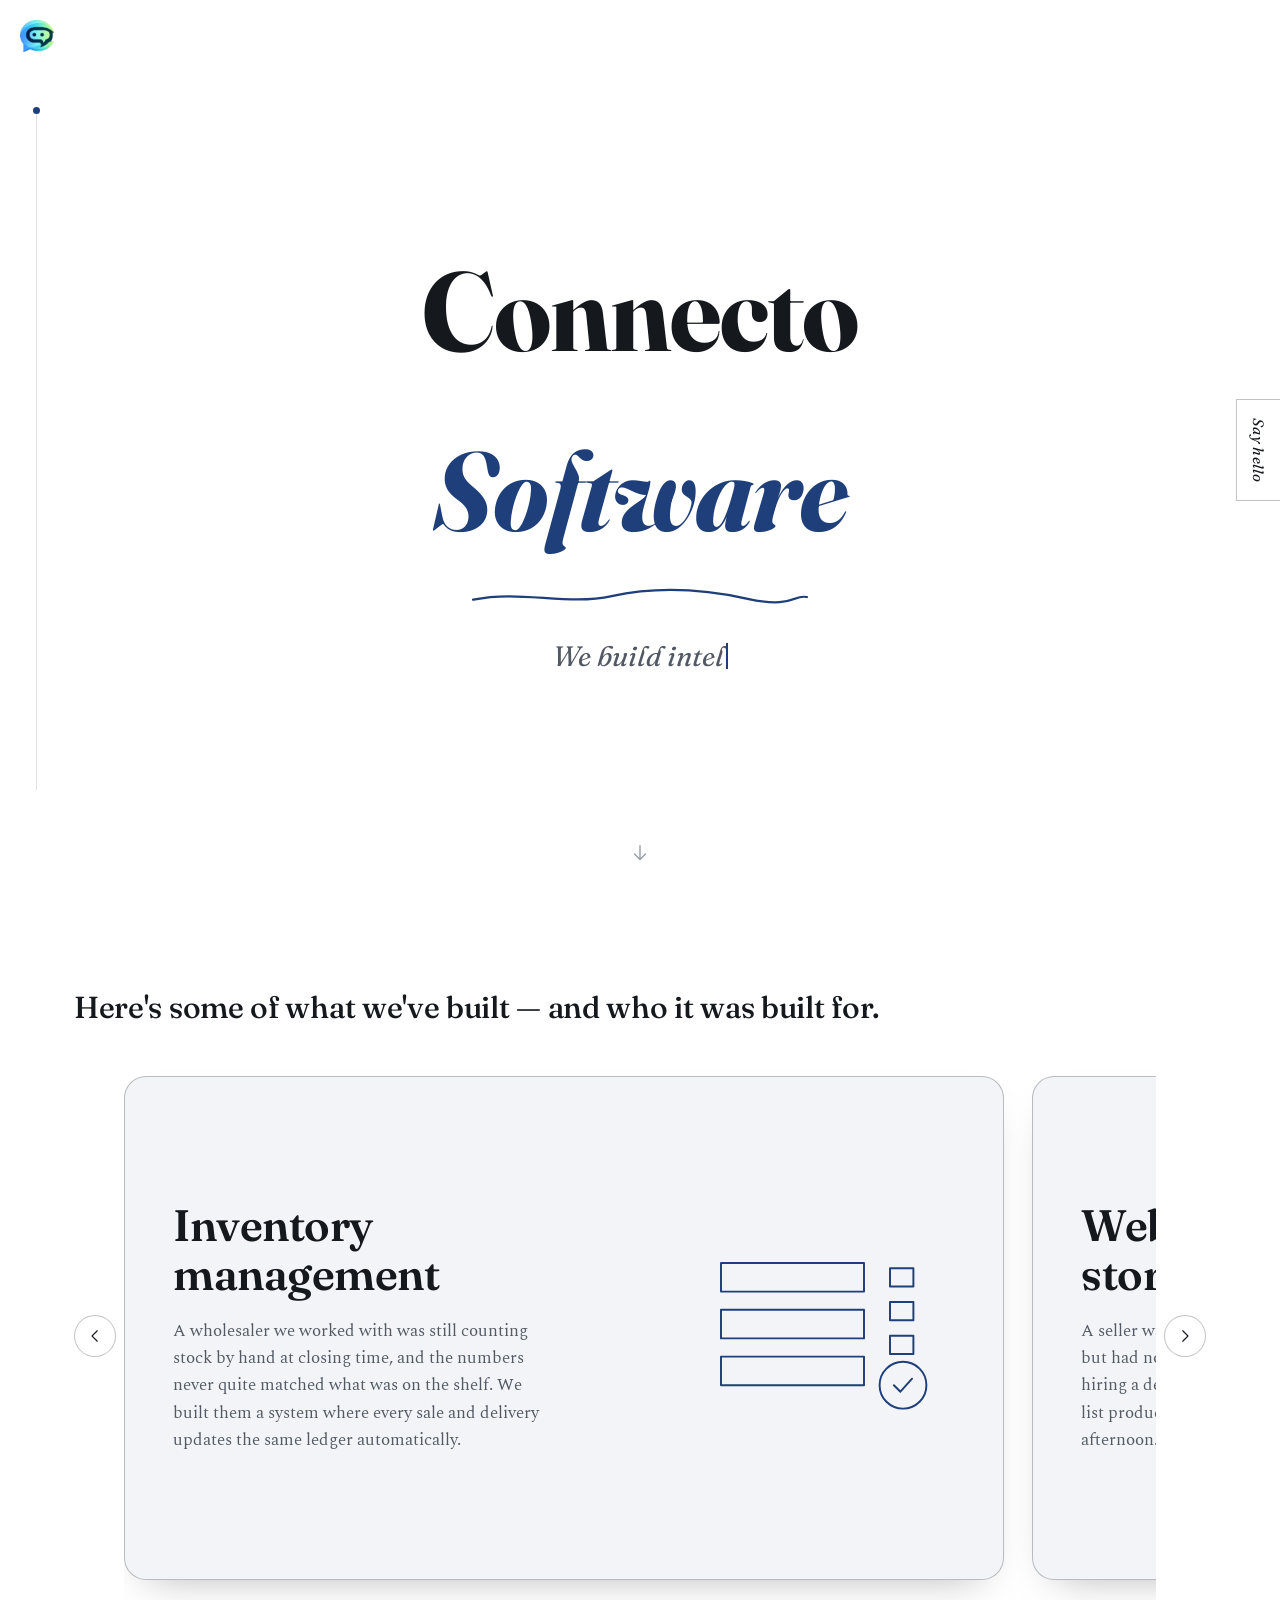
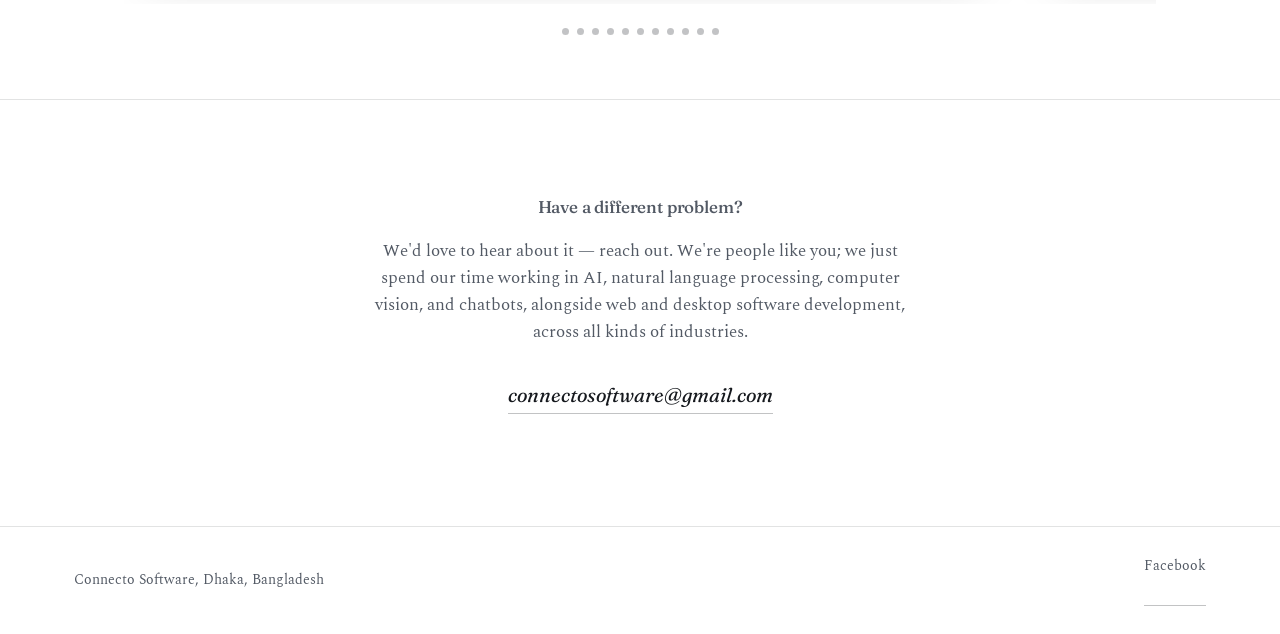
<file: index.html>
<!DOCTYPE html>
<html lang="en">
<head>
  <meta charset="UTF-8" />
  <meta name="viewport" content="width=device-width, initial-scale=1.0" />
  <meta name="facebook-domain-verification" content="bzqfxla4ilsv3ykma6z8boitfr4b7n" />

  <!-- Primary SEO -->
  <title>Connecto Software — Practical Software for Everyday Business Problems</title>
  <meta name="description" content="Connecto Software is a Dhaka-based studio building inventory, attendance, healthcare, property, and retail software for small and growing businesses — plus storefronts and AI chatbots." />
  <meta name="keywords" content="Connecto Software, Bangladesh software company, inventory management system, school management system, face recognition attendance, retail customer tracking, pharmacy inventory software, clinic follow-up software, property management software, grocery demand forecasting, HR attendance payroll software, AI chatbot, ecommerce storefront, Biponon" />
  <meta name="author" content="Connecto Software" />
  <meta name="robots" content="index, follow, max-image-preview:large" />
  <link rel="canonical" href="https://www.connectosoftware.com/" />

  <!-- Open Graph -->
  <meta property="og:type" content="website" />
  <meta property="og:site_name" content="Connecto Software" />
  <meta property="og:title" content="Connecto Software — Practical Software for Everyday Business Problems" />
  <meta property="og:description" content="A Dhaka-based studio building inventory, attendance, healthcare, property, and retail software for small and growing businesses." />
  <meta property="og:url" content="https://www.connectosoftware.com/" />
  <meta property="og:image" content="https://www.connectosoftware.com/assets/logo.png" />
  <meta property="og:locale" content="en_US" />

  <!-- Twitter -->
  <meta name="twitter:card" content="summary_large_image" />
  <meta name="twitter:title" content="Connecto Software — Practical Software for Everyday Business Problems" />
  <meta name="twitter:description" content="Inventory, attendance, healthcare, property, and retail software, built one problem at a time." />
  <meta name="twitter:image" content="https://www.connectosoftware.com/assets/logo.png" />

  <!-- Theme -->
  <meta name="theme-color" content="#ffffff" media="(prefers-color-scheme: light)" />
  <meta name="theme-color" content="#0b1322" media="(prefers-color-scheme: dark)" />

  <!-- Icons -->
  <link rel="icon" type="image/png" sizes="32x32" href="assets/favicon-32x32.png" />
  <link rel="icon" type="image/png" sizes="16x16" href="assets/favicon-16x16.png" />
  <link rel="apple-touch-icon" href="assets/logo_transparent.png" />

  <!-- Fonts -->
  <link rel="preconnect" href="https://fonts.googleapis.com" />
  <link rel="preconnect" href="https://fonts.gstatic.com" crossorigin />
  <link href="https://fonts.googleapis.com/css2?family=Fraunces:ital,opsz,wght@0,9..144,300..700;1,9..144,300..700&family=Spectral:ital,wght@0,400;0,500;0,600;1,400&display=swap" rel="stylesheet" />
  <link rel="stylesheet" href="styles.css" />

  <!-- Structured Data: Organization -->
  <script type="application/ld+json">
  {
    "@context": "https://schema.org",
    "@type": "Organization",
    "name": "Connecto Software",
    "url": "https://www.connectosoftware.com/",
    "logo": "https://www.connectosoftware.com/assets/logo.png",
    "email": "connectosoftware@gmail.com",
    "foundingDate": "2025",
    "description": "Connecto Software is a studio founded in 2025 that builds practical software for small and growing businesses — inventory, attendance, healthcare, property, retail, and storefront systems, plus AI chatbots.",
    "sameAs": ["https://www.facebook.com/ConnectoSoftware"],
    "contactPoint": {
      "@type": "ContactPoint",
      "email": "connectosoftware@gmail.com",
      "contactType": "customer support"
    }
  }
  </script>

  <!-- Structured Data: Services -->
  <script type="application/ld+json">
  {
    "@context": "https://schema.org",
    "@type": "ItemList",
    "itemListElement": [
      { "@type": "Service", "position": 1, "name": "Inventory Management", "description": "Real-time stock tracking across sales, deliveries, and transfers for shops and small wholesalers.", "provider": { "@type": "Organization", "name": "Connecto Software" } },
      { "@type": "Service", "position": 2, "name": "Websites and Storefronts", "description": "Ecommerce storefronts for businesses that sell outside a physical counter, including our own platform, Biponon.", "provider": { "@type": "Organization", "name": "Connecto Software" } },
      { "@type": "Service", "position": 3, "name": "AI Chatbots", "description": "AI chatbots for Messenger and WhatsApp that answer questions, take orders, and escalate to a person when needed.", "provider": { "@type": "Organization", "name": "Connecto Software" } },
      { "@type": "Service", "position": 4, "name": "Retail Customer Tracking", "description": "Footfall, dwell time, and repeat-visit tracking for physical retail stores.", "provider": { "@type": "Organization", "name": "Connecto Software" } },
      { "@type": "Service", "position": 5, "name": "School Management System", "description": "Attendance, results, fees, and parent communication for school administration.", "provider": { "@type": "Organization", "name": "Connecto Software" } },
      { "@type": "Service", "position": 6, "name": "Digital Attendance via Face Recognition", "description": "Camera-based staff attendance that feeds directly into payroll.", "provider": { "@type": "Organization", "name": "Connecto Software" } },
      { "@type": "Service", "position": 7, "name": "HR, Attendance & Payroll for Field and Shift Staff", "description": "Attendance and payroll software for SMEs with field or shift-based workforces.", "provider": { "@type": "Organization", "name": "Connecto Software" } },
      { "@type": "Service", "position": 8, "name": "Pharmacy Inventory & Expiry Tracking", "description": "Batch-level expiry tracking and alerts for pharmacies.", "provider": { "@type": "Organization", "name": "Connecto Software" } },
      { "@type": "Service", "position": 9, "name": "Small Clinic Follow-Up", "description": "Patient follow-up tracking for small clinics.", "provider": { "@type": "Organization", "name": "Connecto Software" } },
      { "@type": "Service", "position": 10, "name": "Property Management", "description": "Remote property management with multi-party coordination, document, and payment tracking.", "provider": { "@type": "Organization", "name": "Connecto Software" } },
      { "@type": "Service", "position": 11, "name": "Small Grocery Supply & Forecasting", "description": "Supplier-delivery tracking and demand forecasting for small grocers.", "provider": { "@type": "Organization", "name": "Connecto Software" } }
    ]
  }
  </script>
</head>
<body>

  <a class="corner-mark" href="#top" aria-label="Back to top">
    <img src="assets/logo_transparent.png" alt="Connecto Software" width="34" height="32" />
  </a>
  <a class="side-tab" href="#contact">Say hello</a>
  <div class="thread" aria-hidden="true"><span class="thread-marker"></span></div>

  <main id="top">

    <section class="hero" id="hero">
      <div class="hero-inner">
        <p class="hero-name">
          <span class="hero-name-text">Connecto <em>Software</em></span>
          <svg class="hero-mark" viewBox="0 0 300 20" preserveAspectRatio="none" aria-hidden="true">
            <path d="M3 13 C 45 2, 85 20, 125 9 S 205 1, 245 12 S 285 7, 297 10" />
          </svg>
        </p>
        <p class="hero-tag" aria-label="We build intelligent softwares for your business">
          <span id="heroTagType" aria-hidden="true">We build intelligent softwares for your business</span><span class="type-caret" aria-hidden="true"></span>
        </p>
      </div>
      <div class="hero-scroll-cue" aria-hidden="true">
        <svg viewBox="0 0 24 24" fill="none" stroke="currentColor" stroke-width="1.5" stroke-linecap="round" stroke-linejoin="round"><path d="M12 4v15M6 13l6 6 6-6" /></svg>
      </div>
    </section>

    <section class="work" id="work">
      <div class="work-intro">
        <p class="section-lede reveal">Here's some of what we've built — and who it was built for.</p>
      </div>

      <div class="carousel" role="region" aria-roledescription="carousel" aria-label="Products we've built">
        <button class="carousel-arrow prev" type="button" aria-label="Previous">
          <svg viewBox="0 0 24 24" fill="none" stroke="currentColor" stroke-width="1.5" stroke-linecap="round" stroke-linejoin="round"><path d="M15 5l-7 7 7 7" /></svg>
        </button>

        <div class="carousel-track" id="carouselTrack">

          <article class="slide" id="inventory">
            <div class="slide-text">
              <h3 class="slide-title">Inventory management</h3>
              <p class="slide-copy">A wholesaler we worked with was still counting stock by hand at closing time, and the numbers never quite matched what was on the shelf. We built them a system where every sale and delivery updates the same ledger automatically.</p>
            </div>
            <svg class="slide-art" viewBox="0 0 200 160" fill="none" stroke="currentColor" stroke-width="1.5" stroke-linecap="round" stroke-linejoin="round" aria-hidden="true">
              <rect x="20" y="30" width="110" height="22" /><rect x="20" y="66" width="110" height="22" /><rect x="20" y="102" width="110" height="22" />
              <rect x="150" y="34" width="18" height="14" /><rect x="150" y="60" width="18" height="14" /><rect x="150" y="86" width="18" height="14" />
              <circle cx="160" cy="124" r="18" /><path d="M153 124l5 5 9-10" />
            </svg>
          </article>

          <article class="slide" id="website">
            <div class="slide-text">
              <h3 class="slide-title">Websites and storefronts</h3>
              <p class="slide-copy">A seller wanted to take orders beyond Messenger but had no way to put a catalogue online without hiring a developer. We built Biponon so they could list products and have a working store the same afternoon.</p>
            </div>
            <svg class="slide-art" viewBox="0 0 200 160" fill="none" stroke="currentColor" stroke-width="1.5" stroke-linecap="round" stroke-linejoin="round" aria-hidden="true">
              <rect x="20" y="20" width="160" height="120" rx="4" /><line x1="20" y1="42" x2="180" y2="42" />
              <circle cx="34" cy="31" r="3" fill="currentColor" stroke="none" /><circle cx="46" cy="31" r="3" fill="currentColor" stroke="none" />
              <rect x="36" y="58" width="56" height="42" rx="2" /><rect x="108" y="58" width="56" height="42" rx="2" />
              <line x1="36" y1="112" x2="92" y2="112" /><line x1="108" y1="112" x2="164" y2="112" />
              <line x1="36" y1="122" x2="68" y2="122" /><line x1="108" y1="122" x2="140" y2="122" />
            </svg>
          </article>

          <article class="slide" id="chatbots">
            <div class="slide-text">
              <h3 class="slide-title">AI chatbots for Messenger and WhatsApp</h3>
              <p class="slide-copy">A business was getting messages on Facebook and WhatsApp all day, but didn't have enough people to reply to every one in time. We built a chatbot that answers instantly, takes the order, and only calls a person in when the conversation really needs one.</p>
            </div>
            <svg class="slide-art" viewBox="0 0 200 160" fill="none" stroke="currentColor" stroke-width="1.5" stroke-linecap="round" stroke-linejoin="round" aria-hidden="true">
              <path d="M20 30h110a10 10 0 0 1 10 10v50a10 10 0 0 1-10 10H90l-20 20v-20H30a10 10 0 0 1-10-10V40a10 10 0 0 1 10-10z" />
              <circle cx="48" cy="65" r="3" fill="currentColor" stroke="none" /><circle cx="70" cy="65" r="3" fill="currentColor" stroke="none" /><circle cx="92" cy="65" r="3" fill="currentColor" stroke="none" />
              <rect x="150" y="40" width="34" height="60" rx="6" /><line x1="160" y1="92" x2="174" y2="92" />
            </svg>
          </article>

          <article class="slide" id="retail">
            <div class="slide-text">
              <h3 class="slide-title">Customer tracking for retail stores</h3>
              <p class="slide-copy">A store owner could tell you what sold, but never who walked in and left without buying. We built a quiet system that tracks footfall and repeat visits, so a physical shop can finally see what an online store sees.</p>
            </div>
            <svg class="slide-art" viewBox="0 0 200 160" fill="none" stroke="currentColor" stroke-width="1.5" stroke-linecap="round" stroke-linejoin="round" aria-hidden="true">
              <path d="M20 90s24-40 60-40 60 40 60 40-24 40-60 40S20 90 20 90z" /><circle cx="80" cy="90" r="16" />
              <rect x="150" y="90" width="10" height="30" /><rect x="165" y="70" width="10" height="50" /><rect x="180" y="55" width="10" height="65" />
            </svg>
          </article>

          <article class="slide" id="school">
            <div class="slide-text">
              <h3 class="slide-title">School management</h3>
              <p class="slide-copy">A school office was running attendance, fees, and parent calls out of three different registers. We built them one system that replaced all three with a single login.</p>
            </div>
            <svg class="slide-art" viewBox="0 0 200 160" fill="none" stroke="currentColor" stroke-width="1.5" stroke-linecap="round" stroke-linejoin="round" aria-hidden="true">
              <path d="M80 50c-15-10-35-10-50 0v70c15-10 35-10 50 0 15-10 35-10 50 0V50c-15-10-35-10-50 0z" /><line x1="80" y1="50" x2="80" y2="120" />
              <path d="M140 42l30-12 30 12-30 12z" /><path d="M150 48v16c0 4 9 8 20 8s20-4 20-8V48" />
            </svg>
          </article>

          <article class="slide" id="attendance">
            <div class="slide-text">
              <h3 class="slide-title">Digital attendance with face recognition</h3>
              <p class="slide-copy">A factory was losing twenty minutes every morning to a queue at the card reader. We built a camera that recognizes staff at the door and logs them straight into payroll.</p>
            </div>
            <svg class="slide-art" viewBox="0 0 200 160" fill="none" stroke="currentColor" stroke-width="1.5" stroke-linecap="round" stroke-linejoin="round" aria-hidden="true">
              <rect x="20" y="20" width="110" height="120" /><circle cx="75" cy="68" r="28" /><path d="M50 112c8-11 42-11 50 0" />
              <line x1="32" y1="40" x2="118" y2="40" stroke-dasharray="3 4" />
              <circle cx="165" cy="45" r="16" /><path d="M157 45l5 5 11-11" />
            </svg>
          </article>

          <article class="slide" id="hr">
            <div class="slide-text">
              <h3 class="slide-title">HR, attendance, and payroll for field and shift staff</h3>
              <p class="slide-copy">A business with delivery and warehouse staff had no clean way to calculate payroll without a stack of paper timesheets. We built attendance tracking that works from wherever the work actually happens.</p>
            </div>
            <svg class="slide-art" viewBox="0 0 200 160" fill="none" stroke="currentColor" stroke-width="1.5" stroke-linecap="round" stroke-linejoin="round" aria-hidden="true">
              <rect x="20" y="18" width="78" height="112" rx="6" /><circle cx="59" cy="58" r="16" /><line x1="38" y1="92" x2="80" y2="92" /><line x1="38" y1="104" x2="80" y2="104" />
              <circle cx="155" cy="48" r="24" /><line x1="155" y1="34" x2="155" y2="62" /><line x1="143" y1="48" x2="167" y2="48" />
              <circle cx="155" cy="112" r="20" /><line x1="155" y1="112" x2="155" y2="98" /><line x1="155" y1="112" x2="167" y2="118" />
            </svg>
          </article>

          <article class="slide" id="pharmacy">
            <div class="slide-text">
              <h3 class="slide-title">Pharmacy inventory and expiry tracking</h3>
              <p class="slide-copy">A pharmacist was manually checking expiry dates shelf by shelf, every week. We built batch-level tracking that flags anything nearing its expiry before it becomes a loss.</p>
            </div>
            <svg class="slide-art" viewBox="0 0 200 160" fill="none" stroke="currentColor" stroke-width="1.5" stroke-linecap="round" stroke-linejoin="round" aria-hidden="true">
              <rect x="20" y="55" width="100" height="38" rx="19" /><line x1="70" y1="55" x2="70" y2="93" />
              <circle cx="152" cy="30" r="4" fill="currentColor" stroke="none" /><circle cx="170" cy="42" r="4" fill="currentColor" stroke="none" /><circle cx="150" cy="54" r="4" fill="currentColor" stroke="none" />
              <rect x="134" y="90" width="56" height="42" rx="4" /><line x1="134" y1="106" x2="190" y2="106" /><line x1="150" y1="84" x2="150" y2="96" /><line x1="174" y1="84" x2="174" y2="96" />
            </svg>
          </article>

          <article class="slide" id="clinic">
            <div class="slide-text">
              <h3 class="slide-title">Clinic follow-up</h3>
              <p class="slide-copy">A small clinic kept losing track of which patients needed a follow-up call or a repeat prescription. We built them a simple list that doesn't depend on anyone remembering to check a paper file.</p>
            </div>
            <svg class="slide-art" viewBox="0 0 200 160" fill="none" stroke="currentColor" stroke-width="1.5" stroke-linecap="round" stroke-linejoin="round" aria-hidden="true">
              <circle cx="70" cy="75" r="48" /><line x1="70" y1="51" x2="70" y2="99" /><line x1="46" y1="75" x2="94" y2="75" />
              <rect x="140" y="30" width="42" height="68" rx="8" /><line x1="150" y1="86" x2="172" y2="86" />
              <circle cx="161" cy="124" r="16" /><path d="M153 124l6 6 10-11" />
            </svg>
          </article>

          <article class="slide" id="property">
            <div class="slide-text">
              <h3 class="slide-title">Property management</h3>
              <p class="slide-copy">An owner managing a building from another city had leases, payments, and repair requests scattered across calls and texts. We built one shared record for all of it.</p>
            </div>
            <svg class="slide-art" viewBox="0 0 200 160" fill="none" stroke="currentColor" stroke-width="1.5" stroke-linecap="round" stroke-linejoin="round" aria-hidden="true">
              <rect x="25" y="20" width="90" height="112" /><rect x="40" y="36" width="16" height="16" /><rect x="74" y="36" width="16" height="16" /><rect x="40" y="62" width="16" height="16" /><rect x="74" y="62" width="16" height="16" /><rect x="52" y="98" width="32" height="34" />
              <circle cx="155" cy="44" r="18" /><line x1="155" y1="62" x2="155" y2="96" /><line x1="155" y1="80" x2="166" y2="80" /><line x1="155" y1="90" x2="164" y2="90" />
              <rect x="134" y="104" width="56" height="30" rx="3" /><line x1="144" y1="114" x2="180" y2="114" /><line x1="144" y1="122" x2="168" y2="122" />
            </svg>
          </article>

          <article class="slide" id="grocery">
            <div class="slide-text">
              <h3 class="slide-title">Grocery supplier delivery and demand forecasting</h3>
              <p class="slide-copy">A grocer ordering from several suppliers on different schedules kept either running out of stock or over-ordering. We built forecasting that times the next order before the shelf goes bare.</p>
            </div>
            <svg class="slide-art" viewBox="0 0 200 160" fill="none" stroke="currentColor" stroke-width="1.5" stroke-linecap="round" stroke-linejoin="round" aria-hidden="true">
              <path d="M20 58h95l-10 58H30z" /><line x1="20" y1="58" x2="115" y2="58" /><path d="M35 58l8-22h24l8 22" />
              <rect x="128" y="70" width="46" height="32" rx="2" /><rect x="113" y="82" width="18" height="20" /><circle cx="124" cy="108" r="7" /><circle cx="162" cy="108" r="7" />
              <path d="M175 40v24m-8-8l8 8 8-8" />
            </svg>
          </article>

        </div>

        <button class="carousel-arrow next is-nudging" type="button" aria-label="Next">
          <svg viewBox="0 0 24 24" fill="none" stroke="currentColor" stroke-width="1.5" stroke-linecap="round" stroke-linejoin="round"><path d="M9 5l7 7-7 7" /></svg>
        </button>
      </div>

      <div class="carousel-dots" id="carouselDots" role="tablist" aria-label="Choose a product"></div>
    </section>

    <section class="contact" id="contact">
      <div class="contact-inner">
        <p class="section-lede reveal">Have a different problem?</p>
        <p class="reveal">We'd love to hear about it — reach out. We're people like you; we just spend our time working in AI, natural language processing, computer vision, and chatbots, alongside web and desktop software development, across all kinds of industries.</p>
        <a class="contact-email reveal" href="mailto:connectosoftware@gmail.com">connectosoftware@gmail.com</a>
      </div>
    </section>

  </main>

  <footer class="site-footer">
    <div class="footer-inner">
      <p>Connecto Software, Dhaka, Bangladesh</p>
      <a href="https://www.facebook.com/ConnectoSoftware" target="_blank" rel="noopener">Facebook</a>
    </div>
  </footer>

  <script src="script.js"></script>
</body>
</html>
</file>
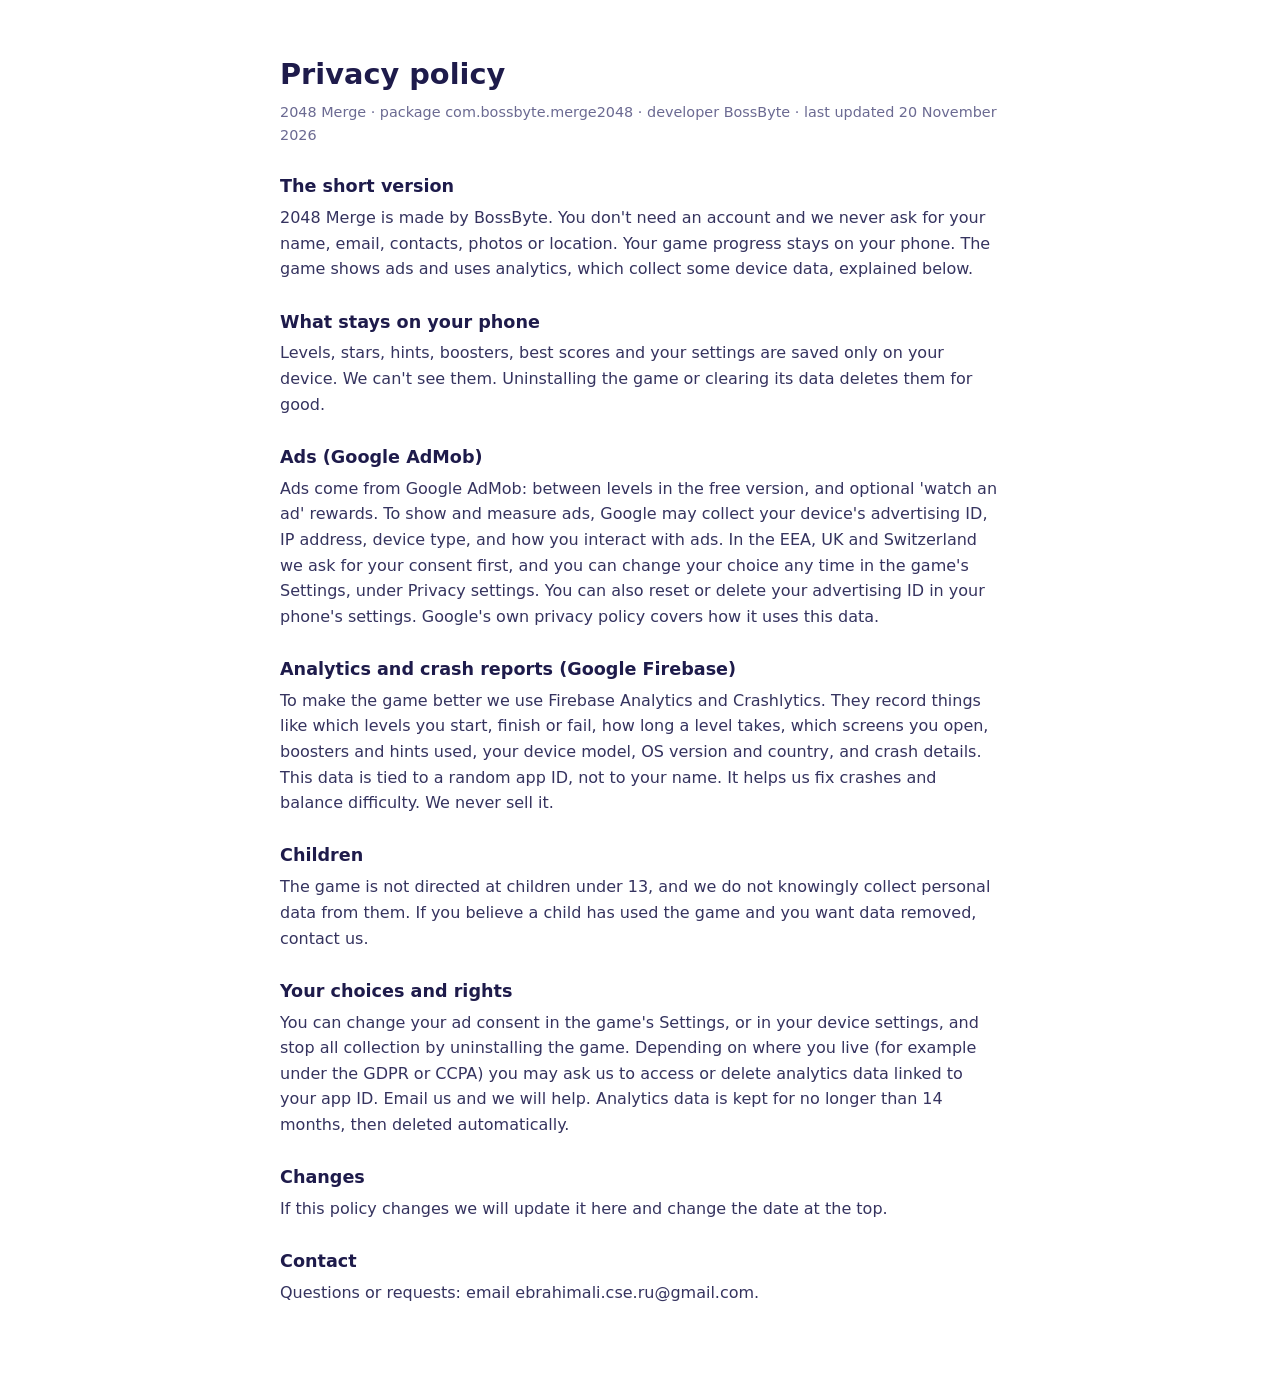
<file: privacy/2048-merge/index.html>
<!doctype html>
<html lang="en">
<head>
<meta charset="utf-8">
<meta name="viewport" content="width=device-width, initial-scale=1">
<title>Privacy policy - 2048 Merge</title>
<meta name="robots" content="index,follow">
<style>
body { font-family: -apple-system, system-ui, Segoe UI, Roboto, sans-serif; line-height: 1.6; color: #1e1b4b; background: #fff; margin: 0; }
main { max-width: 720px; margin: 0 auto; padding: 32px 20px 64px; }
h1 { font-size: 1.8rem; margin-bottom: .2rem; }
h2 { font-size: 1.1rem; margin: 1.6rem 0 .3rem; }
p { margin: .2rem 0 .6rem; color: #35335f; }
.meta { color: #6b6a92; font-size: .9rem; }
</style>
</head>
<body>
<main>
<h1>Privacy policy</h1>
<p class="meta">2048 Merge &middot; package com.bossbyte.merge2048 &middot; developer BossByte &middot; last updated 20 November 2026</p>
<h2>The short version</h2>
<p>2048 Merge is made by BossByte. You don&#x27;t need an account and we never ask for your name, email, contacts, photos or location. Your game progress stays on your phone. The game shows ads and uses analytics, which collect some device data, explained below.</p>
<h2>What stays on your phone</h2>
<p>Levels, stars, hints, boosters, best scores and your settings are saved only on your device. We can&#x27;t see them. Uninstalling the game or clearing its data deletes them for good.</p>
<h2>Ads (Google AdMob)</h2>
<p>Ads come from Google AdMob: between levels in the free version, and optional &#x27;watch an ad&#x27; rewards. To show and measure ads, Google may collect your device&#x27;s advertising ID, IP address, device type, and how you interact with ads. In the EEA, UK and Switzerland we ask for your consent first, and you can change your choice any time in the game&#x27;s Settings, under Privacy settings. You can also reset or delete your advertising ID in your phone&#x27;s settings. Google&#x27;s own privacy policy covers how it uses this data.</p>
<h2>Analytics and crash reports (Google Firebase)</h2>
<p>To make the game better we use Firebase Analytics and Crashlytics. They record things like which levels you start, finish or fail, how long a level takes, which screens you open, boosters and hints used, your device model, OS version and country, and crash details. This data is tied to a random app ID, not to your name. It helps us fix crashes and balance difficulty. We never sell it.</p>
<h2>Children</h2>
<p>The game is not directed at children under 13, and we do not knowingly collect personal data from them. If you believe a child has used the game and you want data removed, contact us.</p>
<h2>Your choices and rights</h2>
<p>You can change your ad consent in the game&#x27;s Settings, or in your device settings, and stop all collection by uninstalling the game. Depending on where you live (for example under the GDPR or CCPA) you may ask us to access or delete analytics data linked to your app ID. Email us and we will help. Analytics data is kept for no longer than 14 months, then deleted automatically.</p>
<h2>Changes</h2>
<p>If this policy changes we will update it here and change the date at the top.</p>
<h2>Contact</h2>
<p>Questions or requests: email ebrahimali.cse.ru@gmail.com.</p>
</main>
</body>
</html>
</file>
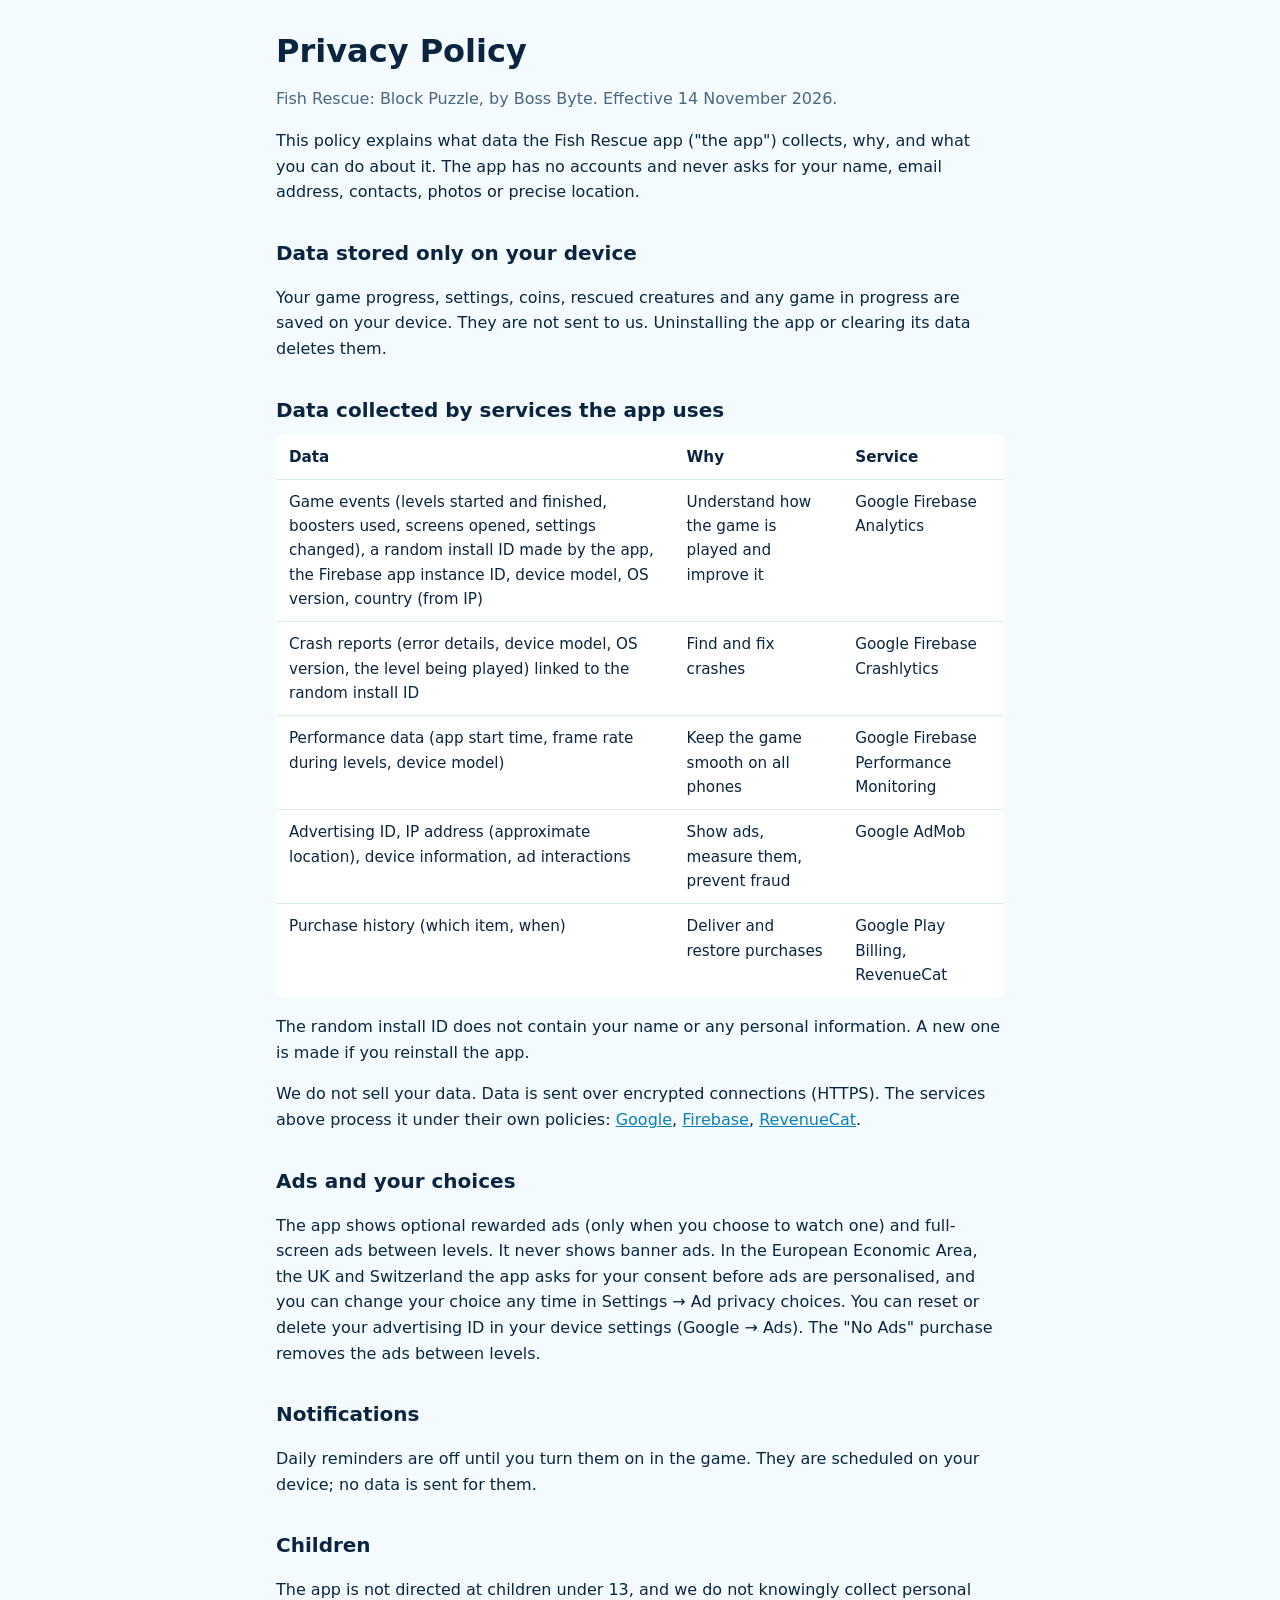
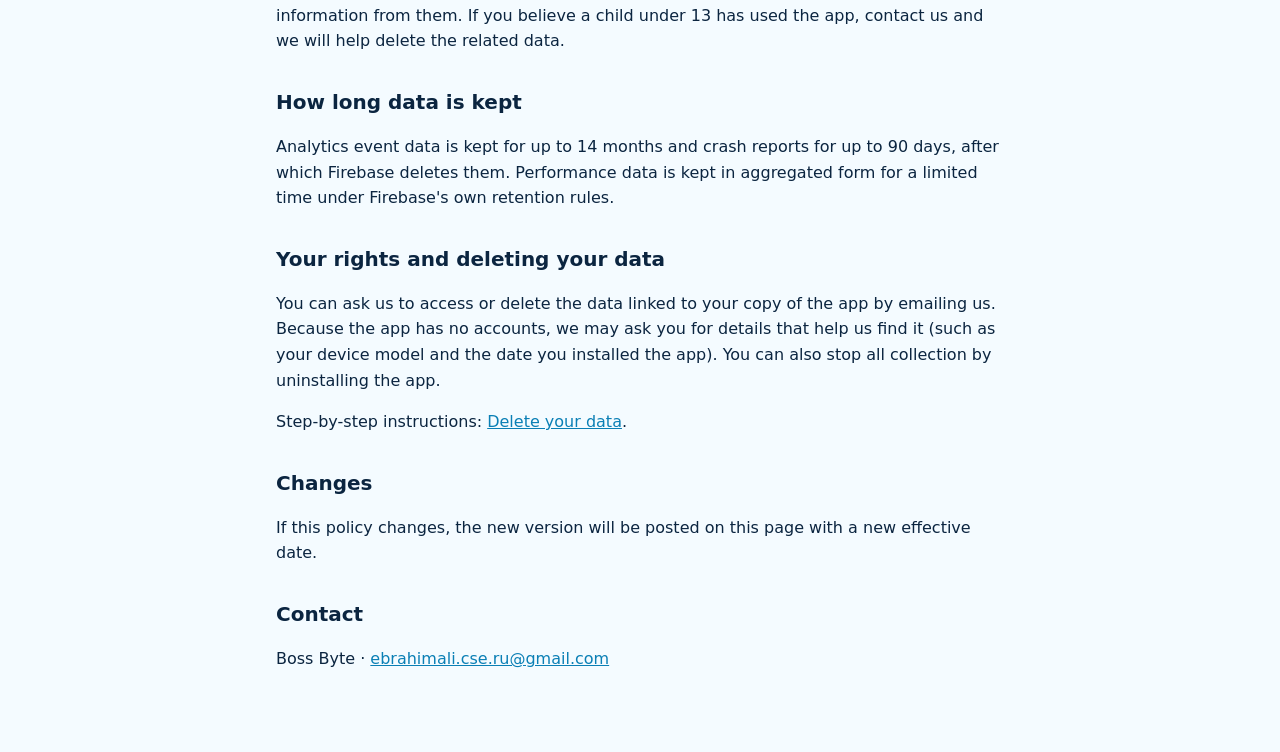
<file: privacy/fish-rescue/index.html>
<!doctype html>
<html lang="en">
<head>
<meta charset="utf-8">
<meta name="viewport" content="width=device-width, initial-scale=1">
<title>Fish Rescue Privacy</title>
<link rel="stylesheet" href="style.css">
</head>
<body>
<main>
  <h1>Privacy Policy</h1>
  <p class="muted">Fish Rescue: Block Puzzle, by Boss Byte. Effective 14 November 2026.</p>

  <p>This policy explains what data the Fish Rescue app ("the app") collects, why, and what you can do about it.
    The app has no accounts and never asks for your name, email address, contacts, photos or precise location.</p>

  <h2>Data stored only on your device</h2>
  <p>Your game progress, settings, coins, rescued creatures and any game in progress are saved on your device.
    They are not sent to us. Uninstalling the app or clearing its data deletes them.</p>

  <h2>Data collected by services the app uses</h2>
  <div class="table-wrap">
  <table>
    <tr><th>Data</th><th>Why</th><th>Service</th></tr>
    <tr><td>Game events (levels started and finished, boosters used, screens opened, settings changed), a random
      install ID made by the app, the Firebase app instance ID, device model, OS version, country (from IP)</td>
      <td>Understand how the game is played and improve it</td><td>Google Firebase Analytics</td></tr>
    <tr><td>Crash reports (error details, device model, OS version, the level being played) linked to the random
      install ID</td><td>Find and fix crashes</td><td>Google Firebase Crashlytics</td></tr>
    <tr><td>Performance data (app start time, frame rate during levels, device model)</td>
      <td>Keep the game smooth on all phones</td><td>Google Firebase Performance Monitoring</td></tr>
    <tr><td>Advertising ID, IP address (approximate location), device information, ad interactions</td>
      <td>Show ads, measure them, prevent fraud</td><td>Google AdMob</td></tr>
    <tr><td>Purchase history (which item, when)</td><td>Deliver and restore purchases</td>
      <td>Google Play Billing, RevenueCat</td></tr>
  </table>
  </div>
  <p>The random install ID does not contain your name or any personal information. A new one is made if you
    reinstall the app.</p>
  <p>We do not sell your data. Data is sent over encrypted connections (HTTPS). The services above process it
    under their own policies:
    <a href="https://policies.google.com/privacy">Google</a>,
    <a href="https://firebase.google.com/support/privacy">Firebase</a>,
    <a href="https://www.revenuecat.com/privacy">RevenueCat</a>.</p>

  <h2>Ads and your choices</h2>
  <p>The app shows optional rewarded ads (only when you choose to watch one) and full-screen ads between levels.
    It never shows banner ads. In the European Economic Area, the UK and Switzerland the app asks for your consent
    before ads are personalised, and you can change your choice any time in Settings → Ad privacy choices.
    You can reset or delete your advertising ID in your device settings (Google → Ads).
    The "No Ads" purchase removes the ads between levels.</p>

  <h2>Notifications</h2>
  <p>Daily reminders are off until you turn them on in the game. They are scheduled on your device; no data is
    sent for them.</p>

  <h2>Children</h2>
  <p>The app is not directed at children under 13, and we do not knowingly collect personal information from
    them. If you believe a child under 13 has used the app, contact us and we will help delete the related data.</p>

  <h2>How long data is kept</h2>
  <p>Analytics event data is kept for up to 14 months and crash reports for up to 90 days, after which Firebase
    deletes them. Performance data is kept in aggregated form for a limited time under Firebase's own retention
    rules.</p>

  <h2>Your rights and deleting your data</h2>
  <p>You can ask us to access or delete the data linked to your copy of the app by emailing us. Because the app
    has no accounts, we may ask you for details that help us find it (such as your device model and the date you
    installed the app). You can also stop all collection by uninstalling the app.</p>
  <p>Step-by-step instructions: <a href="delete-data.html">Delete your data</a>.</p>

  <h2>Changes</h2>
  <p>If this policy changes, the new version will be posted on this page with a new effective date.</p>

  <h2>Contact</h2>
  <p>Boss Byte · <a href="mailto:ebrahimali.cse.ru@gmail.com">ebrahimali.cse.ru@gmail.com</a></p>
</main>
</body>
</html>
</file>
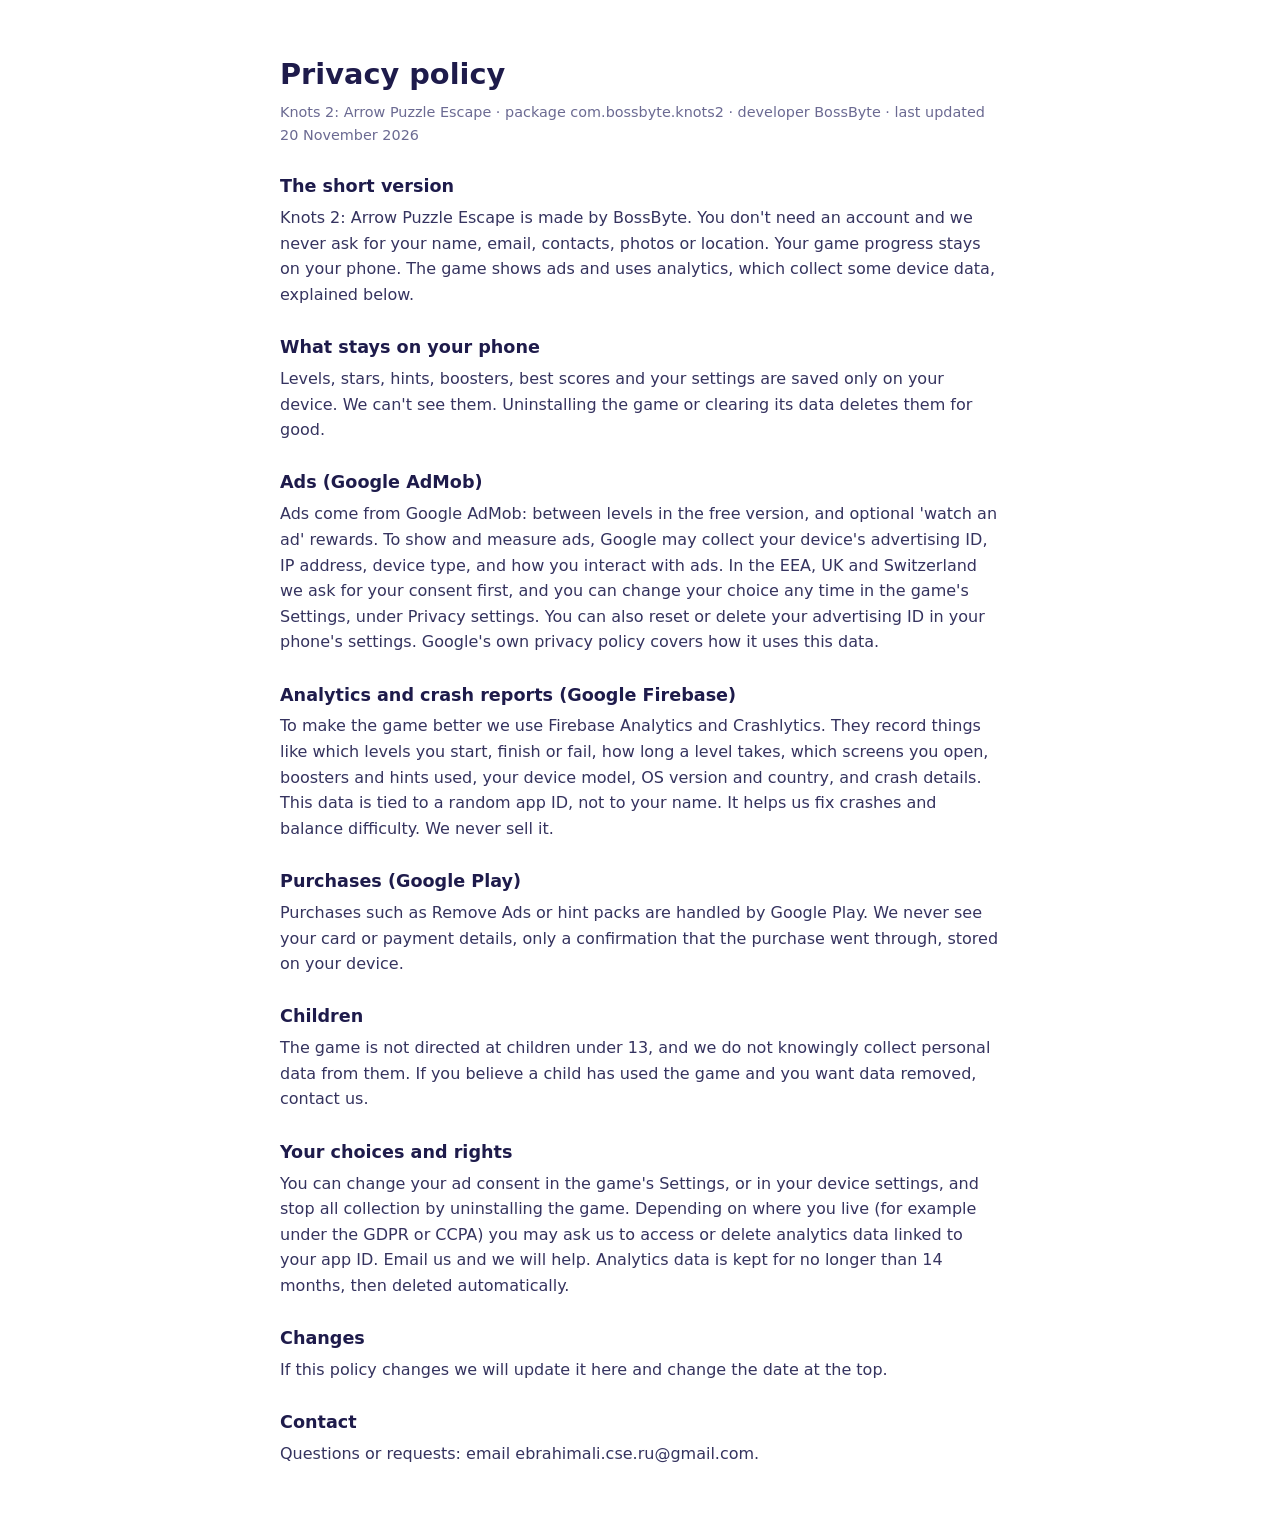
<file: privacy/knots-2/index.html>
<!doctype html>
<html lang="en">
<head>
<meta charset="utf-8">
<meta name="viewport" content="width=device-width, initial-scale=1">
<title>Privacy policy - Knots 2: Arrow Puzzle Escape</title>
<meta name="robots" content="index,follow">
<style>
body { font-family: -apple-system, system-ui, Segoe UI, Roboto, sans-serif; line-height: 1.6; color: #1e1b4b; background: #fff; margin: 0; }
main { max-width: 720px; margin: 0 auto; padding: 32px 20px 64px; }
h1 { font-size: 1.8rem; margin-bottom: .2rem; }
h2 { font-size: 1.1rem; margin: 1.6rem 0 .3rem; }
p { margin: .2rem 0 .6rem; color: #35335f; }
.meta { color: #6b6a92; font-size: .9rem; }
</style>
</head>
<body>
<main>
<h1>Privacy policy</h1>
<p class="meta">Knots 2: Arrow Puzzle Escape &middot; package com.bossbyte.knots2 &middot; developer BossByte &middot; last updated 20 November 2026</p>
<h2>The short version</h2>
<p>Knots 2: Arrow Puzzle Escape is made by BossByte. You don&#x27;t need an account and we never ask for your name, email, contacts, photos or location. Your game progress stays on your phone. The game shows ads and uses analytics, which collect some device data, explained below.</p>
<h2>What stays on your phone</h2>
<p>Levels, stars, hints, boosters, best scores and your settings are saved only on your device. We can&#x27;t see them. Uninstalling the game or clearing its data deletes them for good.</p>
<h2>Ads (Google AdMob)</h2>
<p>Ads come from Google AdMob: between levels in the free version, and optional &#x27;watch an ad&#x27; rewards. To show and measure ads, Google may collect your device&#x27;s advertising ID, IP address, device type, and how you interact with ads. In the EEA, UK and Switzerland we ask for your consent first, and you can change your choice any time in the game&#x27;s Settings, under Privacy settings. You can also reset or delete your advertising ID in your phone&#x27;s settings. Google&#x27;s own privacy policy covers how it uses this data.</p>
<h2>Analytics and crash reports (Google Firebase)</h2>
<p>To make the game better we use Firebase Analytics and Crashlytics. They record things like which levels you start, finish or fail, how long a level takes, which screens you open, boosters and hints used, your device model, OS version and country, and crash details. This data is tied to a random app ID, not to your name. It helps us fix crashes and balance difficulty. We never sell it.</p>
<h2>Purchases (Google Play)</h2>
<p>Purchases such as Remove Ads or hint packs are handled by Google Play. We never see your card or payment details, only a confirmation that the purchase went through, stored on your device.</p>
<h2>Children</h2>
<p>The game is not directed at children under 13, and we do not knowingly collect personal data from them. If you believe a child has used the game and you want data removed, contact us.</p>
<h2>Your choices and rights</h2>
<p>You can change your ad consent in the game&#x27;s Settings, or in your device settings, and stop all collection by uninstalling the game. Depending on where you live (for example under the GDPR or CCPA) you may ask us to access or delete analytics data linked to your app ID. Email us and we will help. Analytics data is kept for no longer than 14 months, then deleted automatically.</p>
<h2>Changes</h2>
<p>If this policy changes we will update it here and change the date at the top.</p>
<h2>Contact</h2>
<p>Questions or requests: email ebrahimali.cse.ru@gmail.com.</p>
</main>
</body>
</html>
</file>
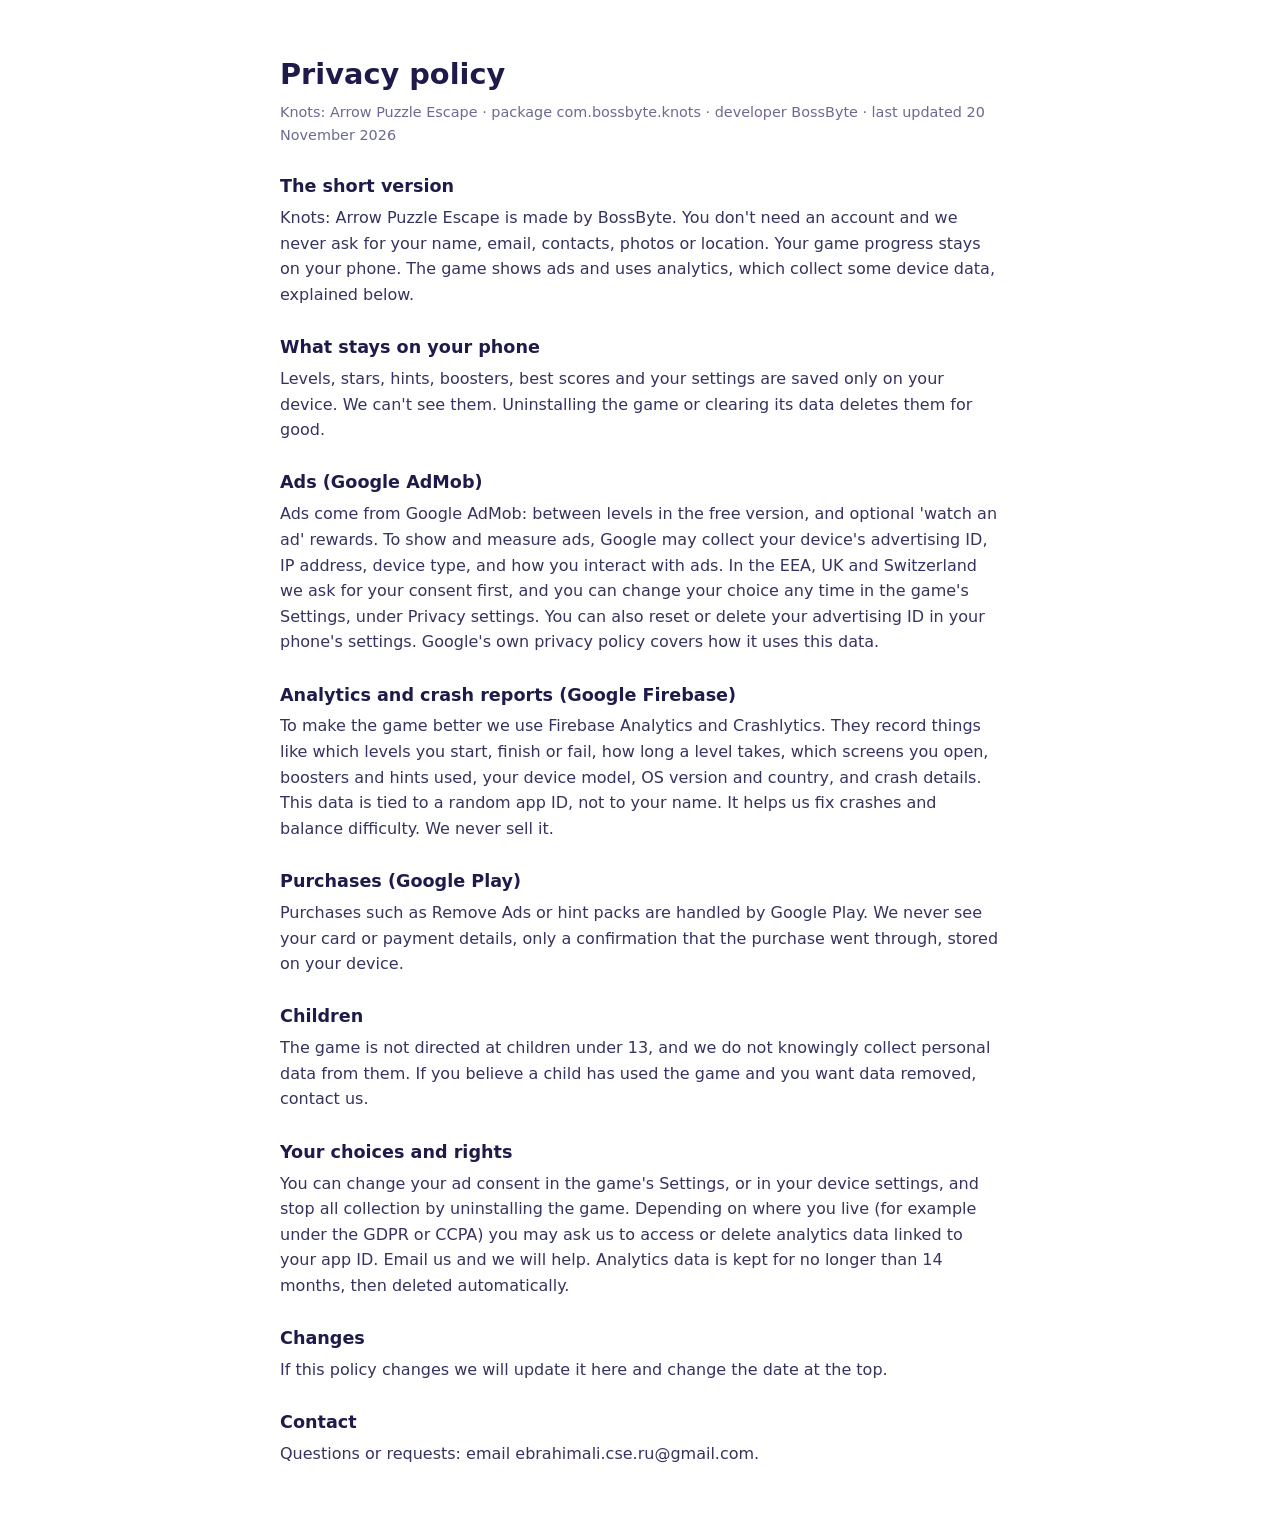
<file: privacy/knots/index.html>
<!doctype html>
<html lang="en">
<head>
<meta charset="utf-8">
<meta name="viewport" content="width=device-width, initial-scale=1">
<title>Privacy policy - Knots: Arrow Puzzle Escape</title>
<meta name="robots" content="index,follow">
<style>
body { font-family: -apple-system, system-ui, Segoe UI, Roboto, sans-serif; line-height: 1.6; color: #1e1b4b; background: #fff; margin: 0; }
main { max-width: 720px; margin: 0 auto; padding: 32px 20px 64px; }
h1 { font-size: 1.8rem; margin-bottom: .2rem; }
h2 { font-size: 1.1rem; margin: 1.6rem 0 .3rem; }
p { margin: .2rem 0 .6rem; color: #35335f; }
.meta { color: #6b6a92; font-size: .9rem; }
</style>
</head>
<body>
<main>
<h1>Privacy policy</h1>
<p class="meta">Knots: Arrow Puzzle Escape &middot; package com.bossbyte.knots &middot; developer BossByte &middot; last updated 20 November 2026</p>
<h2>The short version</h2>
<p>Knots: Arrow Puzzle Escape is made by BossByte. You don&#x27;t need an account and we never ask for your name, email, contacts, photos or location. Your game progress stays on your phone. The game shows ads and uses analytics, which collect some device data, explained below.</p>
<h2>What stays on your phone</h2>
<p>Levels, stars, hints, boosters, best scores and your settings are saved only on your device. We can&#x27;t see them. Uninstalling the game or clearing its data deletes them for good.</p>
<h2>Ads (Google AdMob)</h2>
<p>Ads come from Google AdMob: between levels in the free version, and optional &#x27;watch an ad&#x27; rewards. To show and measure ads, Google may collect your device&#x27;s advertising ID, IP address, device type, and how you interact with ads. In the EEA, UK and Switzerland we ask for your consent first, and you can change your choice any time in the game&#x27;s Settings, under Privacy settings. You can also reset or delete your advertising ID in your phone&#x27;s settings. Google&#x27;s own privacy policy covers how it uses this data.</p>
<h2>Analytics and crash reports (Google Firebase)</h2>
<p>To make the game better we use Firebase Analytics and Crashlytics. They record things like which levels you start, finish or fail, how long a level takes, which screens you open, boosters and hints used, your device model, OS version and country, and crash details. This data is tied to a random app ID, not to your name. It helps us fix crashes and balance difficulty. We never sell it.</p>
<h2>Purchases (Google Play)</h2>
<p>Purchases such as Remove Ads or hint packs are handled by Google Play. We never see your card or payment details, only a confirmation that the purchase went through, stored on your device.</p>
<h2>Children</h2>
<p>The game is not directed at children under 13, and we do not knowingly collect personal data from them. If you believe a child has used the game and you want data removed, contact us.</p>
<h2>Your choices and rights</h2>
<p>You can change your ad consent in the game&#x27;s Settings, or in your device settings, and stop all collection by uninstalling the game. Depending on where you live (for example under the GDPR or CCPA) you may ask us to access or delete analytics data linked to your app ID. Email us and we will help. Analytics data is kept for no longer than 14 months, then deleted automatically.</p>
<h2>Changes</h2>
<p>If this policy changes we will update it here and change the date at the top.</p>
<h2>Contact</h2>
<p>Questions or requests: email ebrahimali.cse.ru@gmail.com.</p>
</main>
</body>
</html>
</file>
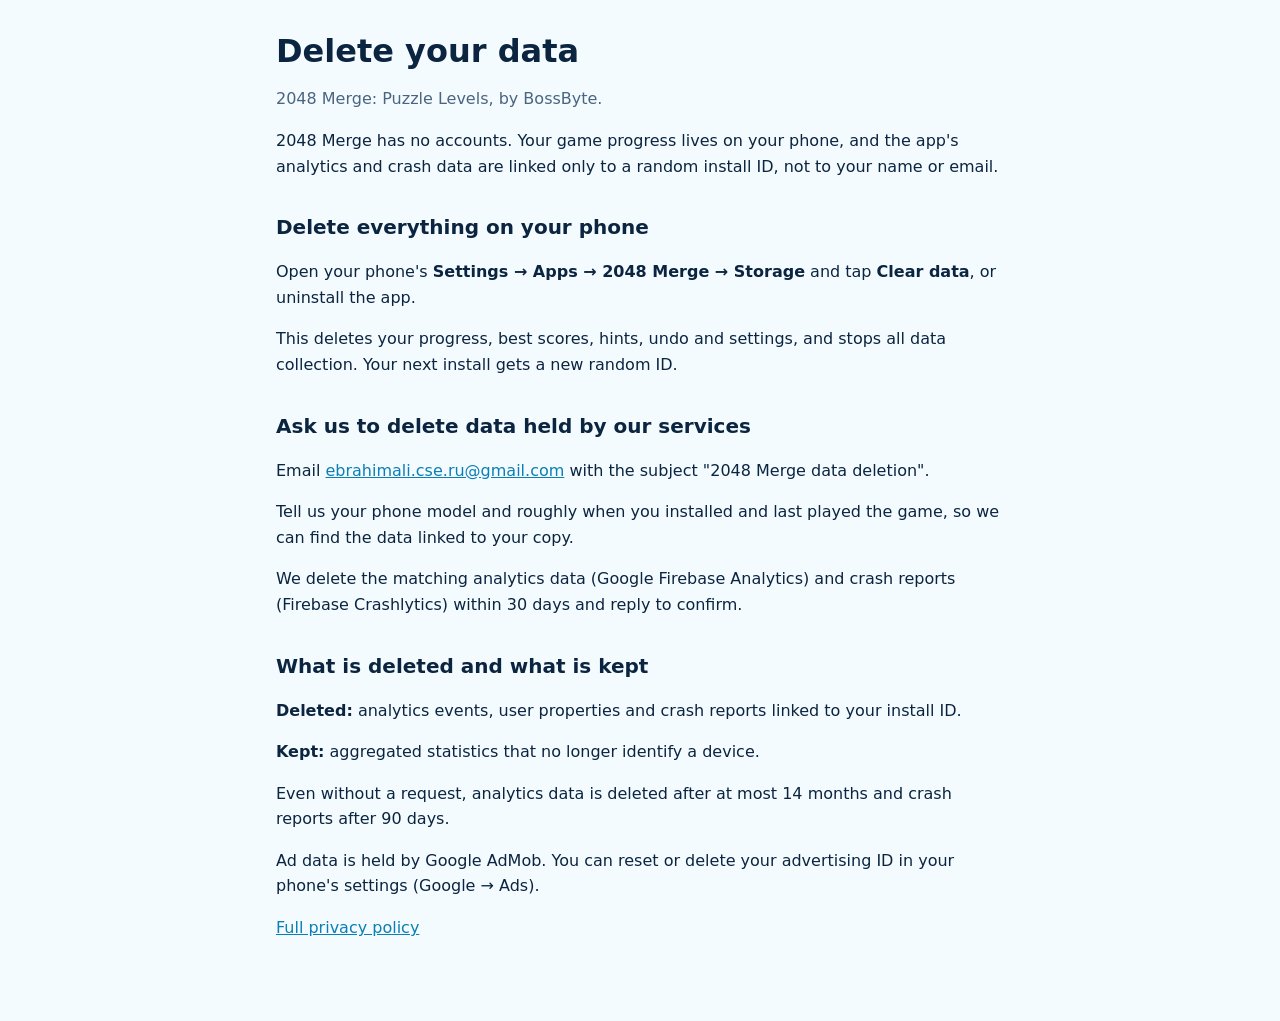
<file: privacy/2048-merge/delete-data.html>
<!doctype html>
<html lang="en">
<head>
<meta charset="utf-8">
<meta name="viewport" content="width=device-width, initial-scale=1">
<title>Delete your data - 2048 Merge</title>
<link rel="stylesheet" href="style.css">
</head>
<body>
<main>
  <h1>Delete your data</h1>
  <p class="muted">2048 Merge: Puzzle Levels, by BossByte.</p>

  <p>2048 Merge has no accounts. Your game progress lives on your phone, and the app's analytics and crash data are linked only to a random install ID, not to your name or email.</p>

  <h2>Delete everything on your phone</h2>
  <p>Open your phone's <strong>Settings → Apps → 2048 Merge → Storage</strong> and tap <strong>Clear data</strong>, or uninstall the app.</p>
  <p>This deletes your progress, best scores, hints, undo and settings, and stops all data collection. Your next install gets a new random ID.</p>

  <h2>Ask us to delete data held by our services</h2>
  <p>Email <a href="mailto:ebrahimali.cse.ru@gmail.com?subject=2048%20Merge%20data%20deletion">ebrahimali.cse.ru@gmail.com</a> with the subject "2048 Merge data deletion".</p>
  <p>Tell us your phone model and roughly when you installed and last played the game, so we can find the data linked to your copy.</p>
  <p>We delete the matching analytics data (Google Firebase Analytics) and crash reports (Firebase Crashlytics) within 30 days and reply to confirm.</p>

  <h2>What is deleted and what is kept</h2>
  <p><strong>Deleted:</strong> analytics events, user properties and crash reports linked to your install ID.</p>
  <p><strong>Kept:</strong> aggregated statistics that no longer identify a device.</p>
  <p>Even without a request, analytics data is deleted after at most 14 months and crash reports after 90 days.</p>
  <p>Ad data is held by Google AdMob. You can reset or delete your advertising ID in your phone's settings (Google → Ads).</p>

  <p><a href="index.html">Full privacy policy</a></p>
</main>
</body>
</html>
</file>
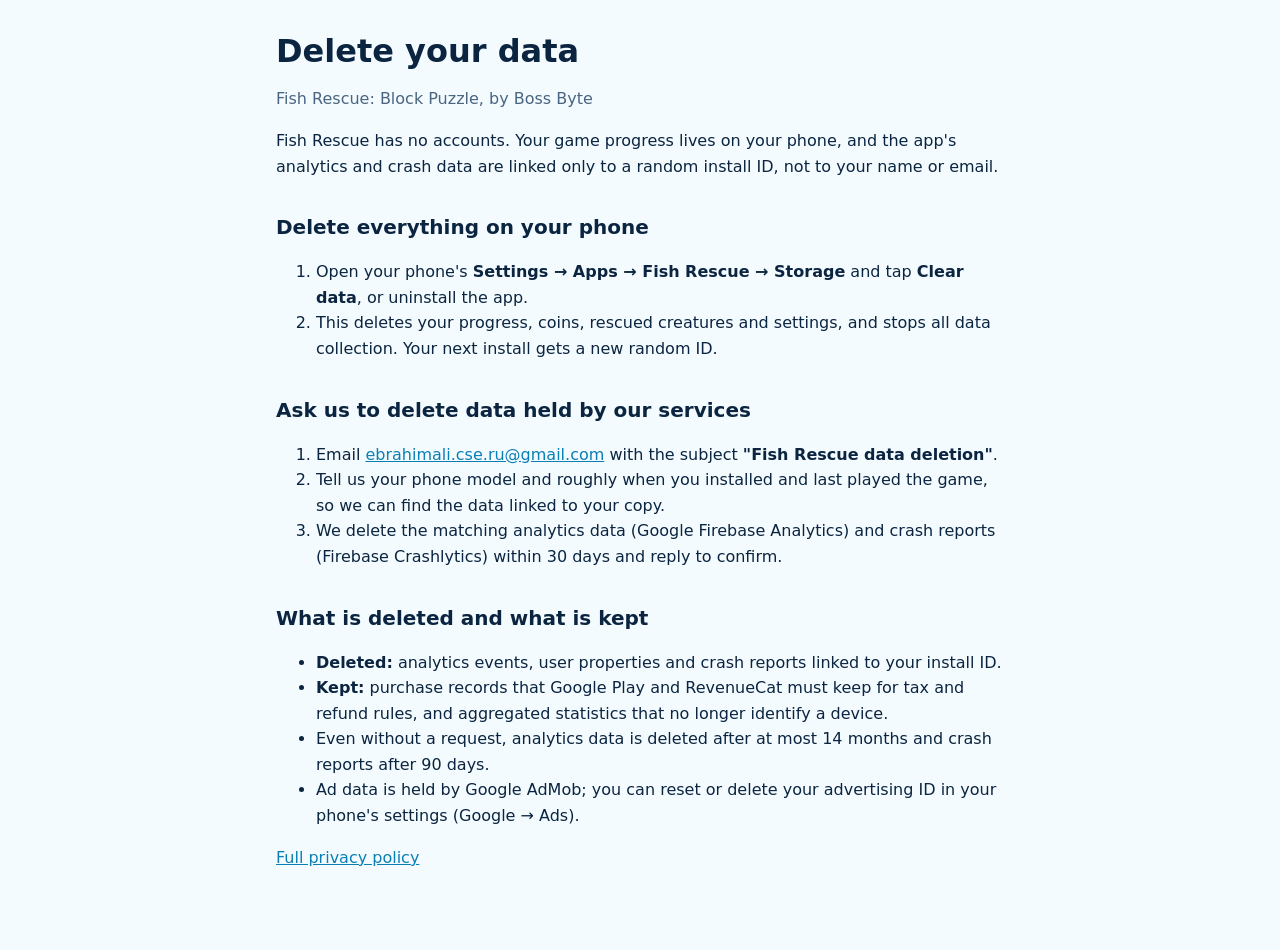
<file: privacy/fish-rescue/delete-data.html>
<!doctype html>
<html lang="en">
<head>
<meta charset="utf-8">
<meta name="viewport" content="width=device-width, initial-scale=1">
<title>Delete Your Data</title>
<link rel="stylesheet" href="style.css">
</head>
<body>
<main>
  <h1>Delete your data</h1>
  <p class="muted">Fish Rescue: Block Puzzle, by Boss Byte</p>

  <p>Fish Rescue has no accounts. Your game progress lives on your phone, and the app's analytics and crash data are
    linked only to a random install ID, not to your name or email.</p>

  <h2>Delete everything on your phone</h2>
  <ol>
    <li>Open your phone's <strong>Settings → Apps → Fish Rescue → Storage</strong> and tap <strong>Clear data</strong>,
      or uninstall the app.</li>
    <li>This deletes your progress, coins, rescued creatures and settings, and stops all data collection. Your next
      install gets a new random ID.</li>
  </ol>

  <h2>Ask us to delete data held by our services</h2>
  <ol>
    <li>Email <a href="mailto:ebrahimali.cse.ru@gmail.com?subject=Fish%20Rescue%20data%20deletion">ebrahimali.cse.ru@gmail.com</a>
      with the subject <strong>"Fish Rescue data deletion"</strong>.</li>
    <li>Tell us your phone model and roughly when you installed and last played the game, so we can find the data
      linked to your copy.</li>
    <li>We delete the matching analytics data (Google Firebase Analytics) and crash reports (Firebase Crashlytics)
      within 30 days and reply to confirm.</li>
  </ol>

  <h2>What is deleted and what is kept</h2>
  <ul>
    <li><strong>Deleted:</strong> analytics events, user properties and crash reports linked to your install ID.</li>
    <li><strong>Kept:</strong> purchase records that Google Play and RevenueCat must keep for tax and refund rules,
      and aggregated statistics that no longer identify a device.</li>
    <li>Even without a request, analytics data is deleted after at most 14 months and crash reports after 90 days.</li>
    <li>Ad data is held by Google AdMob; you can reset or delete your advertising ID in your phone's settings
      (Google → Ads).</li>
  </ul>

  <p><a href="privacy.html">Full privacy policy</a></p>
</main>
</body>
</html>
</file>
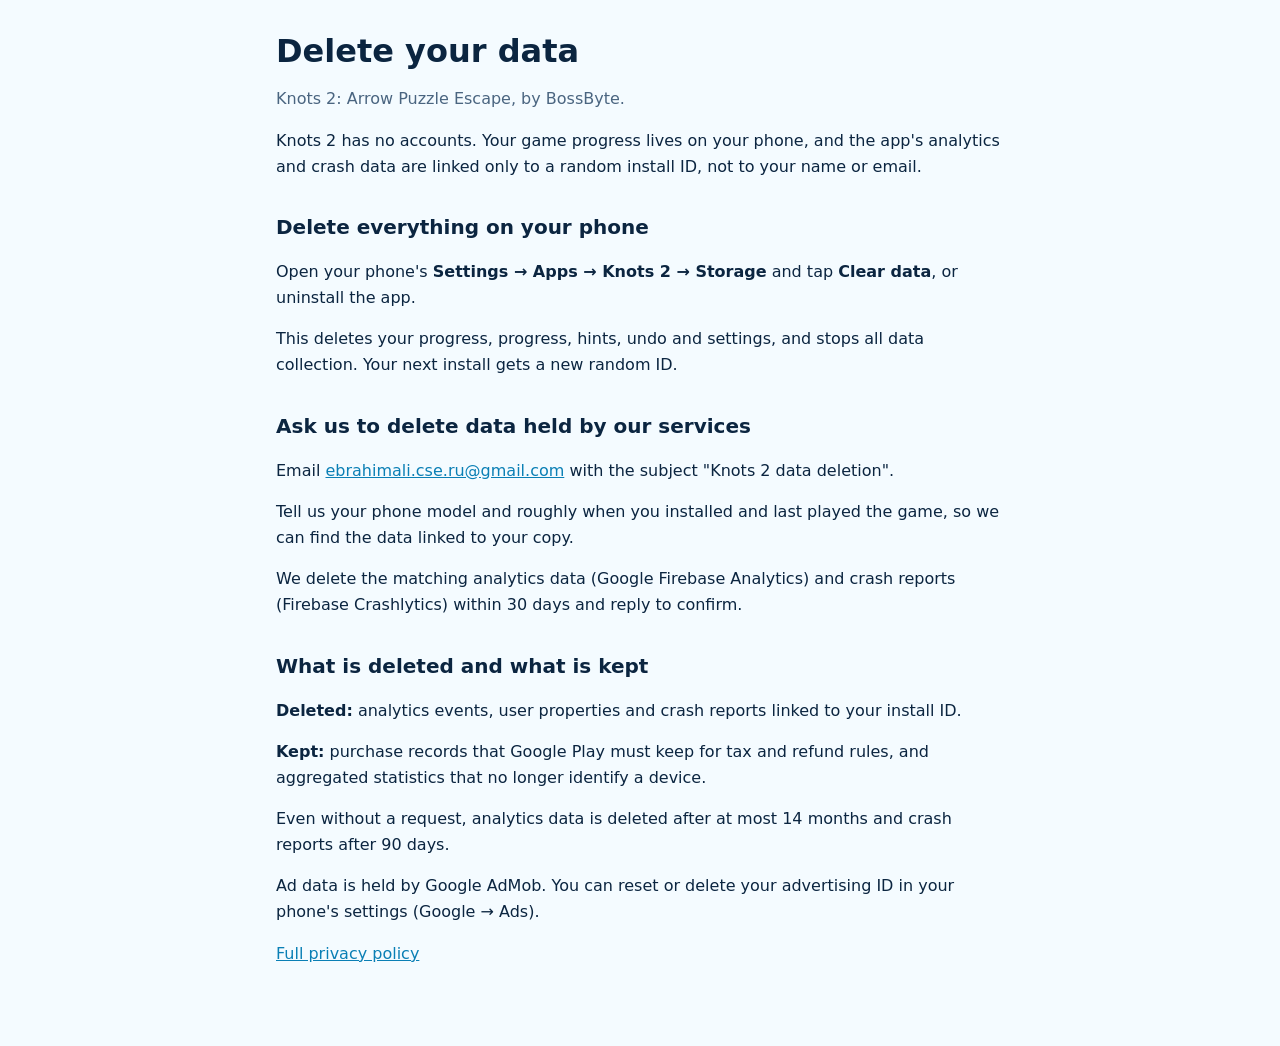
<file: privacy/knots-2/delete-data.html>
<!doctype html>
<html lang="en">
<head>
<meta charset="utf-8">
<meta name="viewport" content="width=device-width, initial-scale=1">
<title>Delete your data - Knots 2</title>
<link rel="stylesheet" href="style.css">
</head>
<body>
<main>
  <h1>Delete your data</h1>
  <p class="muted">Knots 2: Arrow Puzzle Escape, by BossByte.</p>

  <p>Knots 2 has no accounts. Your game progress lives on your phone, and the app's analytics and crash data are linked only to a random install ID, not to your name or email.</p>

  <h2>Delete everything on your phone</h2>
  <p>Open your phone's <strong>Settings → Apps → Knots 2 → Storage</strong> and tap <strong>Clear data</strong>, or uninstall the app.</p>
  <p>This deletes your progress, progress, hints, undo and settings, and stops all data collection. Your next install gets a new random ID.</p>

  <h2>Ask us to delete data held by our services</h2>
  <p>Email <a href="mailto:ebrahimali.cse.ru@gmail.com?subject=Knots%202%20data%20deletion">ebrahimali.cse.ru@gmail.com</a> with the subject "Knots 2 data deletion".</p>
  <p>Tell us your phone model and roughly when you installed and last played the game, so we can find the data linked to your copy.</p>
  <p>We delete the matching analytics data (Google Firebase Analytics) and crash reports (Firebase Crashlytics) within 30 days and reply to confirm.</p>

  <h2>What is deleted and what is kept</h2>
  <p><strong>Deleted:</strong> analytics events, user properties and crash reports linked to your install ID.</p>
  <p><strong>Kept:</strong> purchase records that Google Play must keep for tax and refund rules, and aggregated statistics that no longer identify a device.</p>
  <p>Even without a request, analytics data is deleted after at most 14 months and crash reports after 90 days.</p>
  <p>Ad data is held by Google AdMob. You can reset or delete your advertising ID in your phone's settings (Google → Ads).</p>

  <p><a href="index.html">Full privacy policy</a></p>
</main>
</body>
</html>
</file>
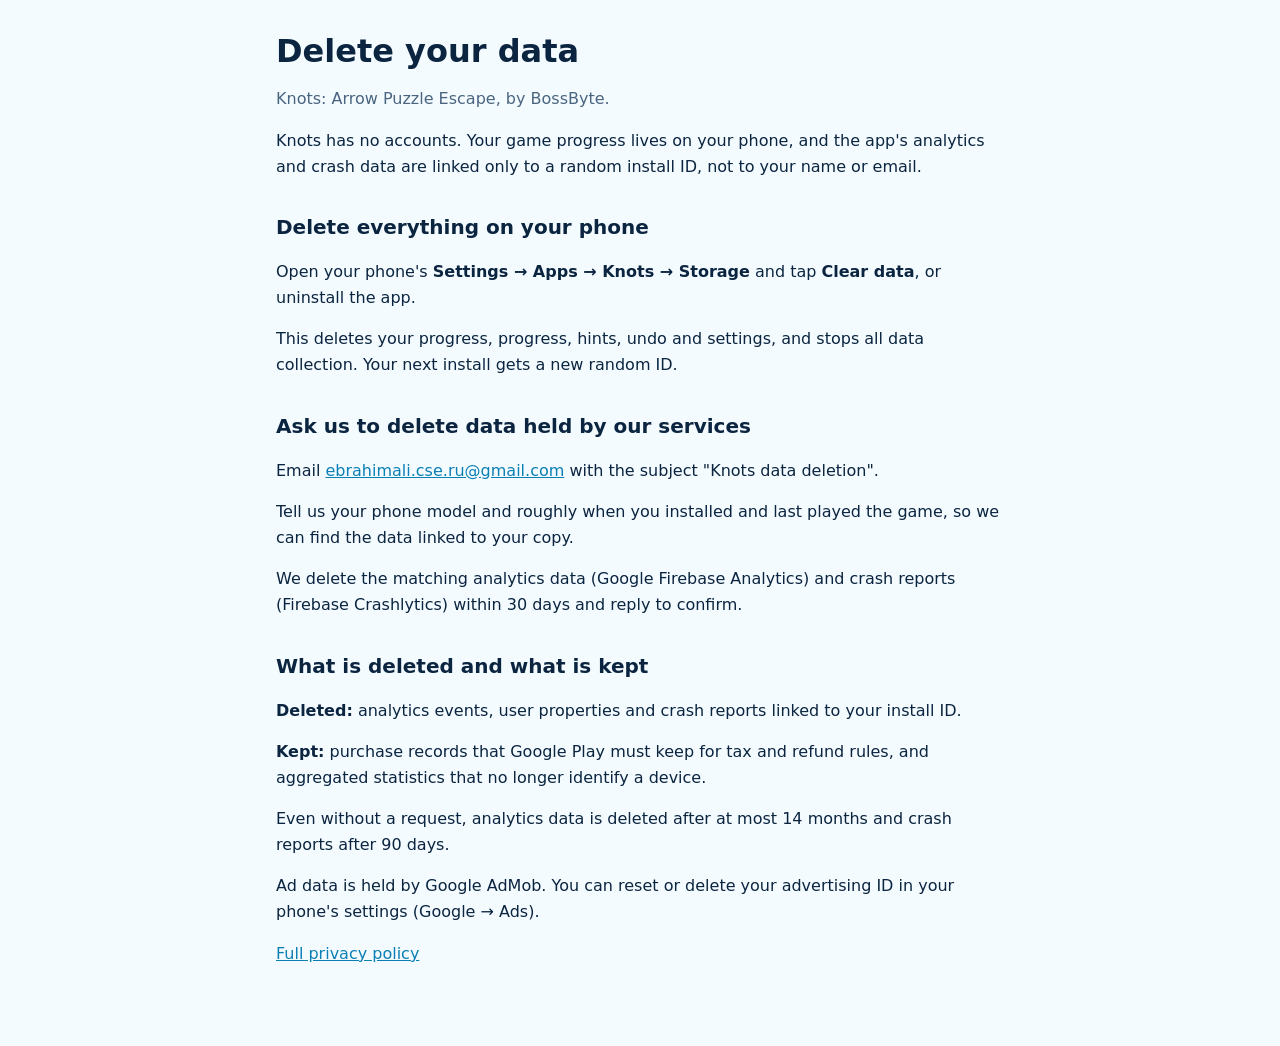
<file: privacy/knots/delete-data.html>
<!doctype html>
<html lang="en">
<head>
<meta charset="utf-8">
<meta name="viewport" content="width=device-width, initial-scale=1">
<title>Delete your data - Knots</title>
<link rel="stylesheet" href="style.css">
</head>
<body>
<main>
  <h1>Delete your data</h1>
  <p class="muted">Knots: Arrow Puzzle Escape, by BossByte.</p>

  <p>Knots has no accounts. Your game progress lives on your phone, and the app's analytics and crash data are linked only to a random install ID, not to your name or email.</p>

  <h2>Delete everything on your phone</h2>
  <p>Open your phone's <strong>Settings → Apps → Knots → Storage</strong> and tap <strong>Clear data</strong>, or uninstall the app.</p>
  <p>This deletes your progress, progress, hints, undo and settings, and stops all data collection. Your next install gets a new random ID.</p>

  <h2>Ask us to delete data held by our services</h2>
  <p>Email <a href="mailto:ebrahimali.cse.ru@gmail.com?subject=Knots%20data%20deletion">ebrahimali.cse.ru@gmail.com</a> with the subject "Knots data deletion".</p>
  <p>Tell us your phone model and roughly when you installed and last played the game, so we can find the data linked to your copy.</p>
  <p>We delete the matching analytics data (Google Firebase Analytics) and crash reports (Firebase Crashlytics) within 30 days and reply to confirm.</p>

  <h2>What is deleted and what is kept</h2>
  <p><strong>Deleted:</strong> analytics events, user properties and crash reports linked to your install ID.</p>
  <p><strong>Kept:</strong> purchase records that Google Play must keep for tax and refund rules, and aggregated statistics that no longer identify a device.</p>
  <p>Even without a request, analytics data is deleted after at most 14 months and crash reports after 90 days.</p>
  <p>Ad data is held by Google AdMob. You can reset or delete your advertising ID in your phone's settings (Google → Ads).</p>

  <p><a href="index.html">Full privacy policy</a></p>
</main>
</body>
</html>
</file>
<file: styles.css>
/* ============================================================
   Connecto Software — modern editorial design system
   White or deep navy. Serif type, hairline rules. No gradients,
   no glass, no paper texture. Animation is limited to the hero
   name and a single fade-up as sections enter view.
   ============================================================ */

:root {
  --paper: #ffffff;
  --paper-deep: #f2f4f7;
  --ink: #15181d;
  --ink-soft: #525964;
  --rule: rgba(21, 24, 29, 0.12);
  --rule-strong: rgba(21, 24, 29, 0.26);
  --accent: #1f3f7a;

  --serif-display: "Fraunces", Georgia, serif;
  --serif-body: "Spectral", Georgia, serif;

  --max-width: 1180px;
  --gutter: 1.5rem;

  --ease: cubic-bezier(0.22, 0.61, 0.36, 1);
}

@media (prefers-color-scheme: dark) {
  :root:not([data-theme="light"]) {
    --paper: #0b1322;
    --paper-deep: #111b2e;
    --ink: #eef1f6;
    --ink-soft: #a6b1c4;
    --rule: rgba(238, 241, 246, 0.14);
    --rule-strong: rgba(238, 241, 246, 0.28);
    --accent: #7fa6f2;
  }
}
:root[data-theme="dark"] {
  --paper: #0b1322;
  --paper-deep: #111b2e;
  --ink: #eef1f6;
  --ink-soft: #a6b1c4;
  --rule: rgba(238, 241, 246, 0.14);
  --rule-strong: rgba(238, 241, 246, 0.28);
  --accent: #7fa6f2;
}

* { box-sizing: border-box; }
html { scroll-behavior: smooth; }

body {
  margin: 0;
  background: var(--paper);
  color: var(--ink);
  font-family: var(--serif-body);
  font-size: 1.0625rem;
  line-height: 1.6;
  -webkit-font-smoothing: antialiased;
}

@media (prefers-reduced-motion: reduce) {
  html { scroll-behavior: auto; }
}

img { max-width: 100%; display: block; }

a { color: inherit; text-decoration: none; }

.container { max-width: var(--max-width); margin: 0 auto; padding: 0 var(--gutter); }

/* === Reveal-on-scroll === */
.reveal {
  opacity: 0;
  transform: translateY(16px);
  transition: opacity 0.8s var(--ease), transform 0.8s var(--ease);
}
.reveal.is-visible { opacity: 1; transform: translateY(0); }
@media (prefers-reduced-motion: reduce) {
  .reveal { transition: none; opacity: 1; transform: none; }
}

.section-lede {
  font-family: var(--serif-display);
  font-weight: 500;
  font-size: clamp(1.4rem, 2.8vw, 1.9rem);
  line-height: 1.3;
  letter-spacing: -0.01em;
  margin: 0 0 1.25rem;
  color: var(--ink);
}

h1 {
  font-family: var(--serif-display);
  font-weight: 500;
  line-height: 1.12;
  margin: 0 0 1rem;
  letter-spacing: -0.01em;
}

/* === Fixed chrome: corner mark, side tab, scroll thread === */
.corner-mark {
  position: fixed;
  top: 20px;
  left: 20px;
  z-index: 25;
  display: block;
  line-height: 0;
}
.corner-mark img {
  width: 34px;
  height: auto;
  transition: transform 0.3s var(--ease);
}
.corner-mark:hover img { transform: scale(1.1) rotate(-4deg); }

.side-tab {
  position: fixed;
  right: 0;
  top: 50%;
  transform: translateY(-50%);
  writing-mode: vertical-rl;
  text-orientation: mixed;
  background: var(--paper);
  border: 1px solid var(--rule-strong);
  border-right: none;
  padding: 1.1rem 0.6rem;
  font-family: var(--serif-display);
  font-style: italic;
  font-size: 0.9375rem;
  letter-spacing: 0.02em;
  z-index: 25;
  transition: background 0.25s var(--ease), color 0.25s var(--ease);
}
.side-tab:hover { background: var(--accent); color: #fff; border-color: var(--accent); }

.thread {
  position: fixed;
  left: 36px;
  top: 110px;
  bottom: 110px;
  width: 1px;
  background: var(--rule);
  z-index: 15;
  pointer-events: none;
}
.thread-marker {
  position: absolute;
  left: 50%;
  top: 0;
  width: 7px;
  height: 7px;
  margin-left: -3.5px;
  margin-top: -3.5px;
  border-radius: 50%;
  background: var(--accent);
  transition: top 0.08s linear;
}
@media (max-width: 900px) {
  .thread { display: none; }
}
@media (max-width: 560px) {
  .side-tab { font-size: 0.8125rem; padding: 0.85rem 0.45rem; }
}
@media (prefers-reduced-motion: reduce) {
  .thread-marker { transition: none; }
}

/* === Hero: the whole first screen, nothing else === */
.hero {
  min-height: 100svh;
  min-height: 100vh;
  display: flex;
  flex-direction: column;
  align-items: center;
  justify-content: center;
  position: relative;
}
.hero-inner { max-width: 820px; margin: 0 auto; padding: 0 var(--gutter); text-align: center; }

.hero-name { margin: 0 0 1.75rem; }
.hero-name-text {
  display: inline-block;
  font-family: var(--serif-display);
  font-weight: 700;
  font-size: clamp(3rem, 10vw, 7rem);
  letter-spacing: -0.01em;
  opacity: 0;
  transform: translateY(14px);
  animation: heroNameIn 1s var(--ease) 0.1s both;
}
.hero-name-text em { font-style: italic; color: var(--accent); }

.hero-mark {
  display: block;
  width: min(340px, 70%);
  height: 18px;
  margin: 0.5rem auto 0;
  overflow: visible;
}
.hero-mark path {
  fill: none;
  stroke: var(--accent);
  stroke-width: 2.5;
  stroke-linecap: round;
  stroke-dasharray: 360;
  stroke-dashoffset: 360;
  animation: heroMarkDraw 0.9s var(--ease) 0.6s forwards;
}

@keyframes heroNameIn {
  from { opacity: 0; transform: translateY(14px); }
  to { opacity: 1; transform: translateY(0); }
}
@keyframes heroMarkDraw {
  to { stroke-dashoffset: 0; }
}
@media (prefers-reduced-motion: reduce) {
  .hero-name-text { animation: none; opacity: 1; transform: none; }
  .hero-mark path { animation: none; stroke-dashoffset: 0; }
}

.hero-tag {
  font-family: var(--serif-display);
  font-style: italic;
  font-size: clamp(1.3rem, 3vw, 1.75rem);
  font-weight: 400;
  color: var(--ink-soft);
  margin: 1.5rem 0 0;
  min-height: 1.4em;
}
.type-caret {
  display: inline-block;
  width: 2px;
  height: 0.9em;
  background: var(--accent);
  margin-left: 2px;
  vertical-align: -0.1em;
  animation: caretBlink 0.9s step-end infinite;
}
@keyframes caretBlink { 50% { opacity: 0; } }
@media (prefers-reduced-motion: reduce) {
  .type-caret { animation: none; opacity: 0; }
}

.hero-scroll-cue {
  position: absolute;
  bottom: 2.25rem;
  left: 50%;
  transform: translateX(-50%);
  width: 22px;
  height: 22px;
  color: var(--ink-soft);
  opacity: 0.6;
  animation: scrollCue 2s var(--ease) infinite;
}
@keyframes scrollCue {
  0%, 100% { transform: translate(-50%, 0); }
  50% { transform: translate(-50%, 8px); }
}
@media (prefers-reduced-motion: reduce) {
  .hero-scroll-cue { animation: none; }
}

/* === Work section: a deck of what we've built, paged by hand === */
.work { padding: 5.5rem 0 4rem; }
.work-intro { max-width: var(--max-width); margin: 0 auto 2.5rem; padding: 0 var(--gutter); }

.carousel {
  position: relative;
  display: flex;
  align-items: center;
  gap: 0.5rem;
  max-width: var(--max-width);
  margin: 0 auto;
  padding: 0 var(--gutter);
}

.carousel-track {
  flex: 1;
  display: flex;
  overflow-x: auto;
  scroll-snap-type: x mandatory;
  scroll-behavior: smooth;
  -webkit-overflow-scrolling: touch;
  scrollbar-width: none;
  gap: 1.75rem;
  padding: 0.5rem 0.25rem 1.5rem;
}
.carousel-track::-webkit-scrollbar { display: none; }

.slide {
  flex: 0 0 min(880px, 82vw);
  scroll-snap-align: start;
  display: flex;
  flex-direction: row;
  align-items: center;
  justify-content: space-between;
  gap: 2.5rem;
  text-align: left;
  padding: 2.75rem 3rem;
  min-height: 56vh;
  background: var(--paper-deep);
  border: 1px solid var(--rule-strong);
  border-radius: 22px;
  box-shadow: 0 18px 40px -24px rgba(0, 0, 0, 0.35);
}

.slide-text { flex: 1 1 50%; min-width: 0; }

.slide-art {
  flex: 0 0 auto;
  width: min(260px, 32vw);
  height: auto;
  color: var(--accent);
}

.slide-title {
  font-family: var(--serif-display);
  font-weight: 600;
  font-size: clamp(1.8rem, 4vw, 2.75rem);
  line-height: 1.1;
  letter-spacing: -0.01em;
  margin: 0 0 1.25rem;
  max-width: 16ch;
}

.slide-copy {
  color: var(--ink-soft);
  font-size: 1.0625rem;
  max-width: 42ch;
  margin: 0;
}

@media (max-width: 760px) {
  .slide { flex-direction: column; align-items: flex-start; padding: 1.75rem 1.5rem; min-height: 52vh; }
  .slide-art { width: min(220px, 56vw); }
}

.carousel-arrow {
  flex: 0 0 auto;
  display: flex;
  align-items: center;
  justify-content: center;
  width: 42px;
  height: 42px;
  border-radius: 50%;
  border: 1px solid var(--rule-strong);
  background: var(--paper);
  color: var(--ink);
  cursor: pointer;
  transition: background 0.2s var(--ease), color 0.2s var(--ease), border-color 0.2s var(--ease);
  z-index: 2;
}
.carousel-arrow svg { width: 18px; height: 18px; }
.carousel-arrow:hover { background: var(--accent); color: #fff; border-color: var(--accent); }

.carousel-arrow.next.is-nudging {
  animation: nudgePulse 1.8s ease-in-out infinite;
}
@keyframes nudgePulse {
  0%, 100% { transform: scale(1); box-shadow: 0 0 0 0 color-mix(in srgb, var(--accent) 45%, transparent); }
  50% { transform: scale(1.14); box-shadow: 0 0 0 7px color-mix(in srgb, var(--accent) 0%, transparent); }
}
@media (prefers-reduced-motion: reduce) {
  .carousel-arrow.next.is-nudging { animation: none; }
}

@media (max-width: 640px) {
  .carousel-arrow { display: none; }
  .slide { padding: 1.5rem 0.25rem; min-height: 54vh; }
}

.carousel-dots {
  display: flex;
  justify-content: center;
  flex-wrap: wrap;
  gap: 0.5rem;
  margin: 1.5rem auto 0;
  padding: 0 var(--gutter);
}
.carousel-dots .dot {
  width: 7px;
  height: 7px;
  padding: 0;
  border-radius: 50%;
  border: none;
  background: var(--rule-strong);
  cursor: pointer;
  transition: background 0.2s var(--ease), transform 0.2s var(--ease);
}
.carousel-dots .dot.is-active {
  background: var(--accent);
  transform: scale(1.3);
}

/* === Contact === */
.contact { padding: 6rem 0 7rem; border-top: 1px solid var(--rule); text-align: center; }
.contact-inner { max-width: 600px; margin: 0 auto; padding: 0 var(--gutter); }
.contact p { color: var(--ink-soft); font-size: 1.0625rem; }
.contact-email {
  display: inline-block;
  margin-top: 1rem;
  font-family: var(--serif-display);
  font-style: italic;
  font-size: 1.25rem;
  border-bottom: 1px solid var(--rule-strong);
  padding-bottom: 2px;
  transition: border-color 0.2s var(--ease), color 0.2s var(--ease);
}
.contact-email:hover { border-color: var(--accent); color: var(--accent); }

/* === Footer === */
.site-footer { border-top: 1px solid var(--rule); }
.footer-inner {
  max-width: var(--max-width);
  margin: 0 auto;
  padding: 1.75rem var(--gutter);
  display: flex;
  flex-wrap: wrap;
  gap: 1rem;
  justify-content: space-between;
  font-size: 0.875rem;
  color: var(--ink-soft);
}
.footer-inner a { border-bottom: 1px solid var(--rule-strong); }
.footer-inner a:hover { color: var(--accent); border-color: var(--accent); }

/* === Small screens === */
@media (max-width: 480px) {
  .work { padding: 4rem 0; }
  .slide { min-height: 48vh; padding: 1.5rem 1rem; }
}
</file>
<file: privacy/fish-rescue/style.css>
:root { --bg: #f4fbff; --fg: #0b2540; --muted: #4a6580; --accent: #0a7fb5; --card: #ffffff; --line: #d6e8f2; }
@media (prefers-color-scheme: dark) {
  :root { --bg: #071a2e; --fg: #e6f3fb; --muted: #9db8cc; --accent: #5cc8f2; --card: #0d2740; --line: #1d3f5c; }
}
* { box-sizing: border-box; }
body { margin: 0; background: var(--bg); color: var(--fg); font: 16px/1.6 system-ui, -apple-system, "Segoe UI", Roboto, sans-serif; }
main { max-width: 760px; margin: 0 auto; padding: 32px 16px 64px; }
h1 { font-size: 2rem; line-height: 1.2; margin: 0 0 4px; }
h2 { font-size: 1.25rem; margin: 32px 0 8px; }
p, li { color: var(--fg); }
.muted { color: var(--muted); }
a { color: var(--accent); }
table { width: 100%; border-collapse: collapse; background: var(--card); border: 1px solid var(--line); border-radius: 8px; overflow: hidden; font-size: 0.95rem; }
th, td { text-align: left; padding: 10px 12px; border-bottom: 1px solid var(--line); vertical-align: top; }
th { font-weight: 600; }
.table-wrap { overflow-x: auto; }
.card { background: var(--card); border: 1px solid var(--line); border-radius: 12px; padding: 20px; margin-top: 24px; }
</file>
<file: privacy/2048-merge/style.css>
:root { --bg: #f4fbff; --fg: #0b2540; --muted: #4a6580; --accent: #0a7fb5; --card: #ffffff; --line: #d6e8f2; }
@media (prefers-color-scheme: dark) {
  :root { --bg: #071a2e; --fg: #e6f3fb; --muted: #9db8cc; --accent: #5cc8f2; --card: #0d2740; --line: #1d3f5c; }
}
* { box-sizing: border-box; }
body { margin: 0; background: var(--bg); color: var(--fg); font: 16px/1.6 system-ui, -apple-system, "Segoe UI", Roboto, sans-serif; }
main { max-width: 760px; margin: 0 auto; padding: 32px 16px 64px; }
h1 { font-size: 2rem; line-height: 1.2; margin: 0 0 4px; }
h2 { font-size: 1.25rem; margin: 32px 0 8px; }
p, li { color: var(--fg); }
.muted { color: var(--muted); }
a { color: var(--accent); }
table { width: 100%; border-collapse: collapse; background: var(--card); border: 1px solid var(--line); border-radius: 8px; overflow: hidden; font-size: 0.95rem; }
th, td { text-align: left; padding: 10px 12px; border-bottom: 1px solid var(--line); vertical-align: top; }
th { font-weight: 600; }
.table-wrap { overflow-x: auto; }
.card { background: var(--card); border: 1px solid var(--line); border-radius: 12px; padding: 20px; margin-top: 24px; }
</file>
<file: privacy/knots-2/style.css>
:root { --bg: #f4fbff; --fg: #0b2540; --muted: #4a6580; --accent: #0a7fb5; --card: #ffffff; --line: #d6e8f2; }
@media (prefers-color-scheme: dark) {
  :root { --bg: #071a2e; --fg: #e6f3fb; --muted: #9db8cc; --accent: #5cc8f2; --card: #0d2740; --line: #1d3f5c; }
}
* { box-sizing: border-box; }
body { margin: 0; background: var(--bg); color: var(--fg); font: 16px/1.6 system-ui, -apple-system, "Segoe UI", Roboto, sans-serif; }
main { max-width: 760px; margin: 0 auto; padding: 32px 16px 64px; }
h1 { font-size: 2rem; line-height: 1.2; margin: 0 0 4px; }
h2 { font-size: 1.25rem; margin: 32px 0 8px; }
p, li { color: var(--fg); }
.muted { color: var(--muted); }
a { color: var(--accent); }
table { width: 100%; border-collapse: collapse; background: var(--card); border: 1px solid var(--line); border-radius: 8px; overflow: hidden; font-size: 0.95rem; }
th, td { text-align: left; padding: 10px 12px; border-bottom: 1px solid var(--line); vertical-align: top; }
th { font-weight: 600; }
.table-wrap { overflow-x: auto; }
.card { background: var(--card); border: 1px solid var(--line); border-radius: 12px; padding: 20px; margin-top: 24px; }
</file>
<file: privacy/knots/style.css>
:root { --bg: #f4fbff; --fg: #0b2540; --muted: #4a6580; --accent: #0a7fb5; --card: #ffffff; --line: #d6e8f2; }
@media (prefers-color-scheme: dark) {
  :root { --bg: #071a2e; --fg: #e6f3fb; --muted: #9db8cc; --accent: #5cc8f2; --card: #0d2740; --line: #1d3f5c; }
}
* { box-sizing: border-box; }
body { margin: 0; background: var(--bg); color: var(--fg); font: 16px/1.6 system-ui, -apple-system, "Segoe UI", Roboto, sans-serif; }
main { max-width: 760px; margin: 0 auto; padding: 32px 16px 64px; }
h1 { font-size: 2rem; line-height: 1.2; margin: 0 0 4px; }
h2 { font-size: 1.25rem; margin: 32px 0 8px; }
p, li { color: var(--fg); }
.muted { color: var(--muted); }
a { color: var(--accent); }
table { width: 100%; border-collapse: collapse; background: var(--card); border: 1px solid var(--line); border-radius: 8px; overflow: hidden; font-size: 0.95rem; }
th, td { text-align: left; padding: 10px 12px; border-bottom: 1px solid var(--line); vertical-align: top; }
th { font-weight: 600; }
.table-wrap { overflow-x: auto; }
.card { background: var(--card); border: 1px solid var(--line); border-radius: 12px; padding: 20px; margin-top: 24px; }
</file>
